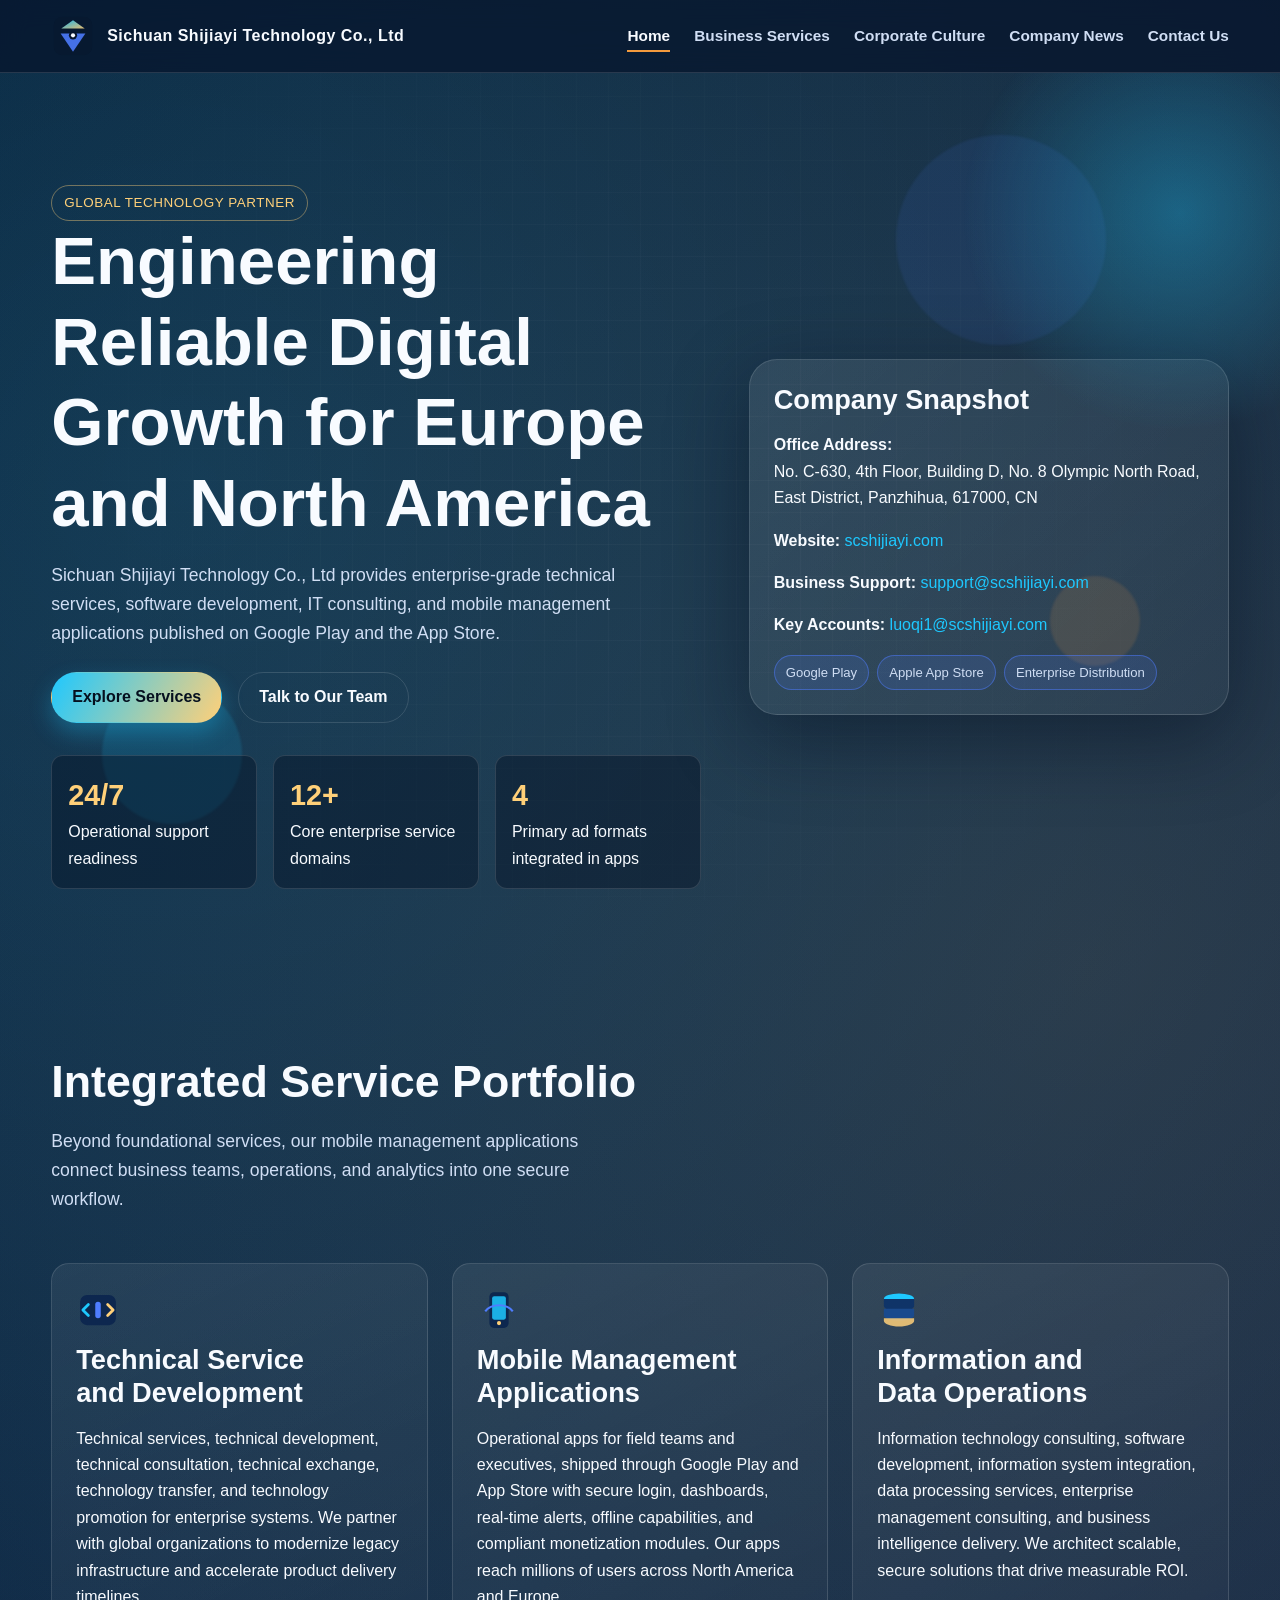
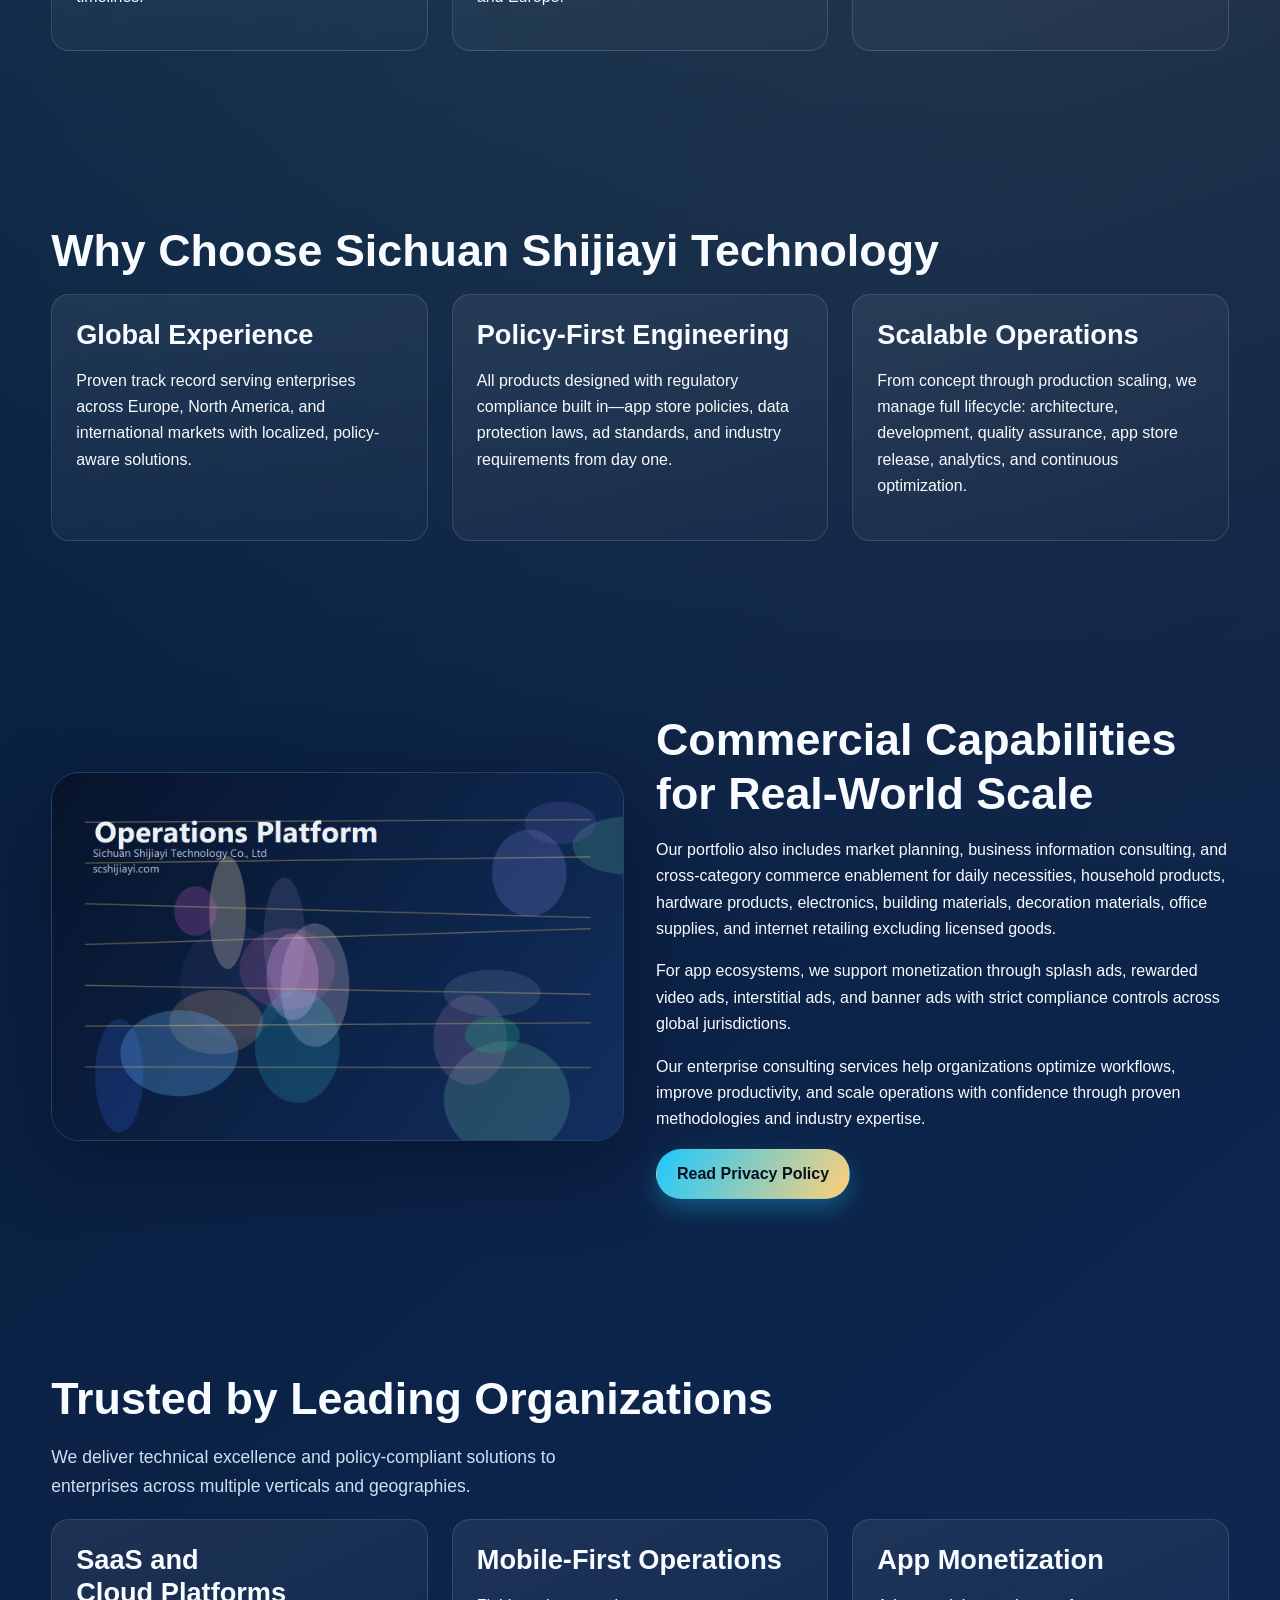
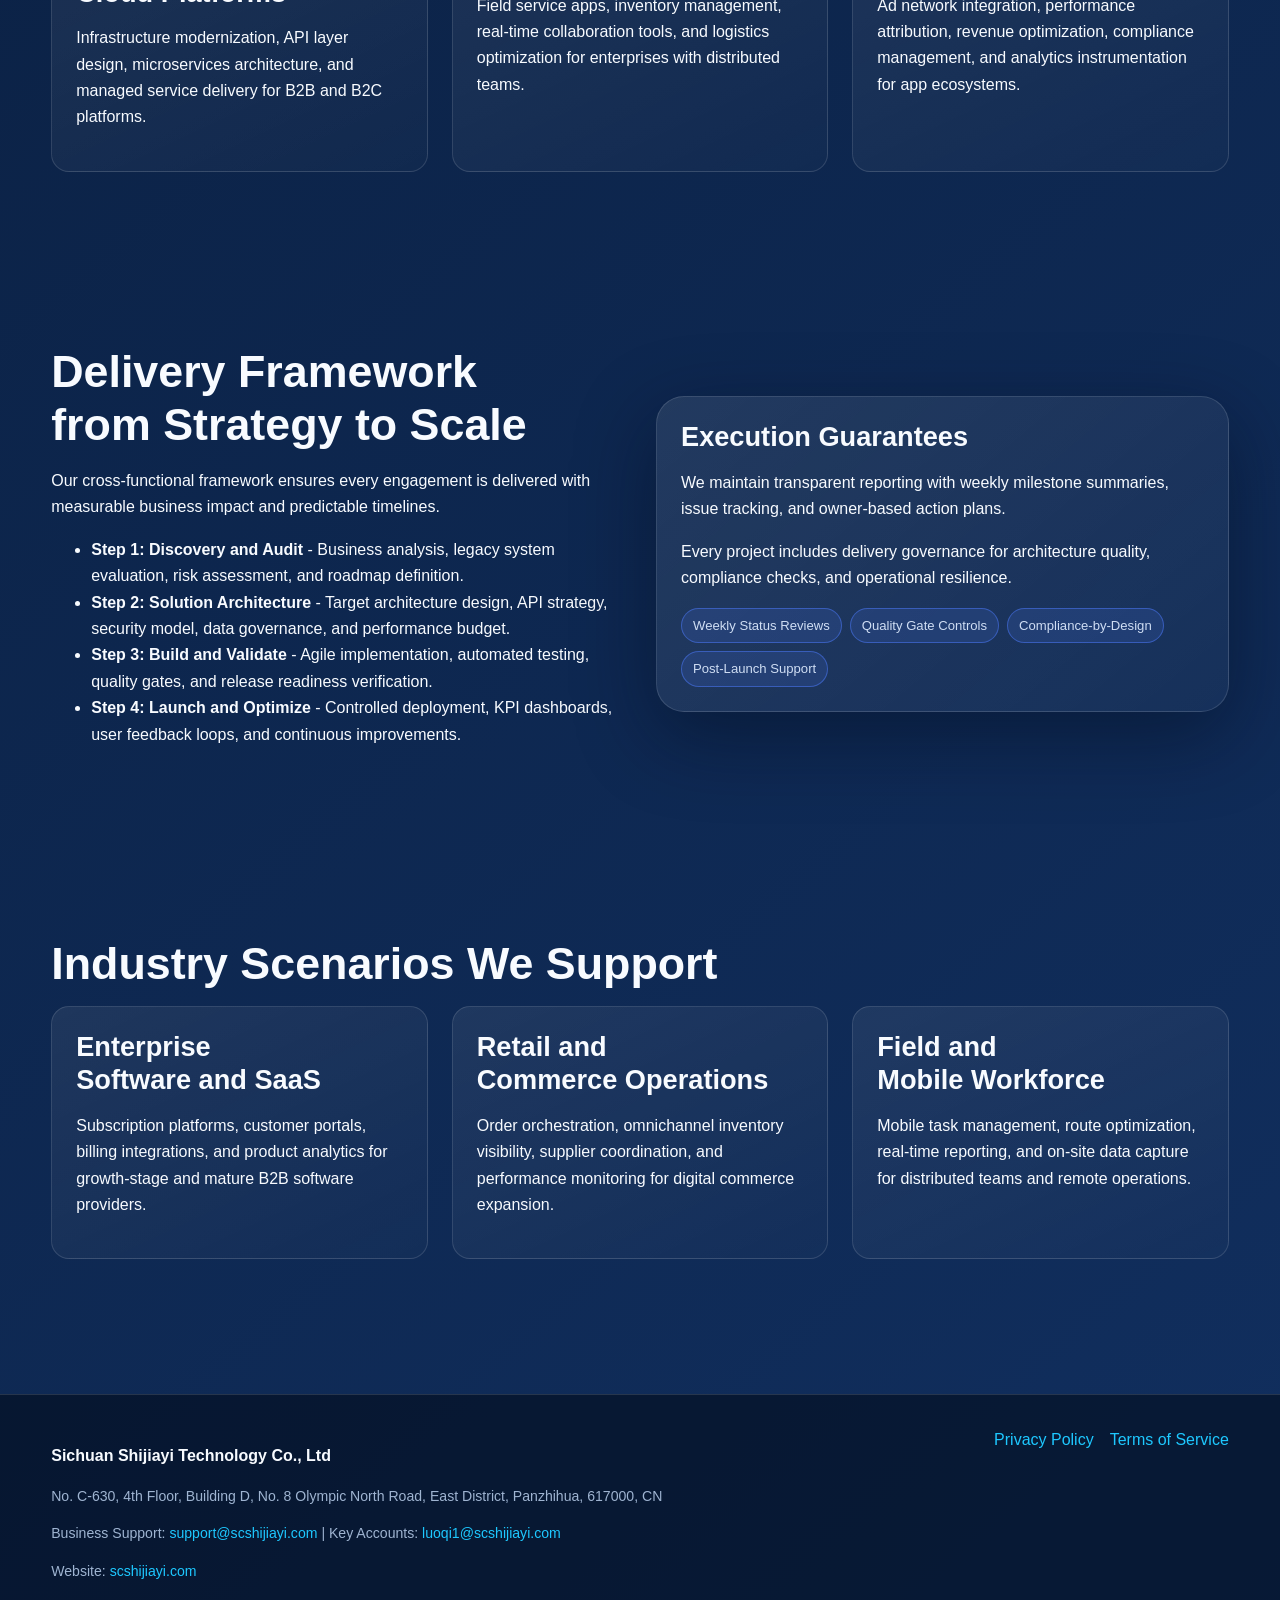
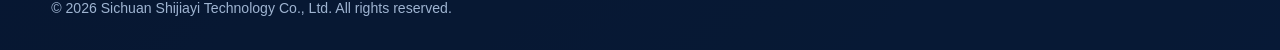
<file: index.html>
<!doctype html>
<html lang="en">
<head>
  <meta charset="utf-8">
  <meta http-equiv="X-UA-Compatible" content="IE=edge">
  <meta name="viewport" content="width=device-width, initial-scale=1">
  <title>Sichuan Shijiayi Technology Co., Ltd | Digital Services and Mobile Management Apps</title>
  <meta name="description" content="Sichuan Shijiayi Technology Co., Ltd delivers software development, IT consulting, system integration, data processing, and mobile management applications for global markets.">
  <meta name="robots" content="index,follow,max-image-preview:large,max-snippet:-1,max-video-preview:-1">
  <link rel="canonical" href="https://scshijiayi.com/index.html">
  <link rel="alternate" hreflang="en" href="https://scshijiayi.com/index.html">
  <meta property="og:type" content="website">
  <meta property="og:title" content="Sichuan Shijiayi Technology Co., Ltd">
  <meta property="og:description" content="Enterprise technology services and mobile management applications for Europe and North America.">
  <meta property="og:url" content="https://scshijiayi.com/index.html">
  <meta property="og:image" content="https://scshijiayi.com/images/hero-global-tech.png">
  <meta name="twitter:card" content="summary_large_image">
  <meta name="twitter:title" content="Sichuan Shijiayi Technology Co., Ltd">
  <meta name="twitter:description" content="Technical services, software development, consulting, and mobile operations management apps.">
  <meta name="twitter:image" content="https://scshijiayi.com/images/hero-global-tech.png">
  <link rel="icon" type="image/svg+xml" href="images/logo-mark.svg">
  <link rel="stylesheet" href="css/style.css">
  <script type="application/ld+json">
  {
    "@context": "https://schema.org",
    "@type": "Organization",
    "name": "Sichuan Shijiayi Technology Co., Ltd",
    "url": "https://scshijiayi.com",
    "logo": "https://scshijiayi.com/images/logo-mark.svg",
    "email": "support@scshijiayi.com",
    "address": {
      "@type": "PostalAddress",
      "streetAddress": "No. C-630, 4th Floor, Building D, No. 8 Olympic North Road, East District",
      "addressLocality": "Panzhihua",
      "addressRegion": "Sichuan",
      "postalCode": "617000",
      "addressCountry": "CN"
    },
    "contactPoint": [
      {
        "@type": "ContactPoint",
        "contactType": "Business Support",
        "email": "support@scshijiayi.com",
        "availableLanguage": ["English"]
      },
      {
        "@type": "ContactPoint",
        "contactType": "Key Accounts",
        "email": "luoqi1@scshijiayi.com",
        "availableLanguage": ["English"]
      }
    ]
  }
  </script>
</head>
<body>
  <a class="skip-link" href="#main-content">Skip to content</a>
  <div class="floating-shapes" aria-hidden="true">
    <span class="shape s1"></span>
    <span class="shape s2"></span>
    <span class="shape s3"></span>
  </div>

  <header class="site-header">
    <div class="container topbar">
      <a class="brand" href="index.html" aria-label="Sichuan Shijiayi Technology home">
        <img src="images/logo-mark.svg" alt="Sichuan Shijiayi Technology logo">
        <span>Sichuan Shijiayi Technology Co., Ltd</span>
      </a>
      <button class="nav-toggle" type="button" aria-label="Toggle navigation" aria-expanded="false" data-nav-toggle>Menu</button>
      <nav class="site-nav" aria-label="Main navigation" data-nav>
        <ul>
          <li><a href="index.html">Home</a></li>
          <li><a href="services.html">Business Services</a></li>
          <li><a href="culture.html">Corporate Culture</a></li>
          <li><a href="news.html">Company News</a></li>
          <li><a href="contact.html">Contact Us</a></li>
        </ul>
      </nav>
    </div>
  </header>

  <main id="main-content">
    <section class="hero">
      <div class="container hero-grid">
        <div>
          <span class="kicker">Global Technology Partner</span>
          <h1>Engineering Reliable Digital Growth for Europe and North America</h1>
          <p class="lead">Sichuan Shijiayi Technology Co., Ltd provides enterprise-grade technical services, software development, IT consulting, and mobile management applications published on Google Play and the App Store.</p>
          <div class="cta-row">
            <a class="btn btn-primary" href="services.html">Explore Services</a>
            <a class="btn btn-secondary" href="contact.html">Talk to Our Team</a>
          </div>
          <div class="metric-grid" aria-label="Performance indicators">
            <div class="metric">
              <strong><span data-count="24">0</span>/7</strong>
              <span>Operational support readiness</span>
            </div>
            <div class="metric">
              <strong><span data-count="12">0</span>+</strong>
              <span>Core enterprise service domains</span>
            </div>
            <div class="metric">
              <strong><span data-count="4">0</span></strong>
              <span>Primary ad formats integrated in apps</span>
            </div>
          </div>
        </div>
        <aside class="panel hero-card" aria-label="Company quick facts">
          <h3>Company Snapshot</h3>
          <p><strong>Office Address:</strong><br>No. C-630, 4th Floor, Building D, No. 8 Olympic North Road, East District, Panzhihua, 617000, CN</p>
          <p><strong>Website:</strong> <a href="https://scshijiayi.com">scshijiayi.com</a></p>
          <p><strong>Business Support:</strong> <a href="mailto:support@scshijiayi.com">support@scshijiayi.com</a></p>
          <p><strong>Key Accounts:</strong> <a href="mailto:luoqi1@scshijiayi.com">luoqi1@scshijiayi.com</a></p>
          <div class="tag-list" aria-label="App store channels">
            <span class="tag">Google Play</span>
            <span class="tag">Apple App Store</span>
            <span class="tag">Enterprise Distribution</span>
          </div>
        </aside>
      </div>
    </section>

    <section class="section">
      <div class="container">
        <div class="section-head">
          <div>
            <h2>Integrated Service Portfolio</h2>
            <p class="lead">Beyond foundational services, our mobile management applications connect business teams, operations, and analytics into one secure workflow.</p>
          </div>
        </div>
        <div class="cards stagger">
          <article class="card">
            <img class="card-icon" src="images/icon-tech-service.svg" alt="Technical service icon">
            <h3>Technical Service and Development</h3>
            <p>Technical services, technical development, technical consultation, technical exchange, technology transfer, and technology promotion for enterprise systems. We partner with global organizations to modernize legacy infrastructure and accelerate product delivery timelines.</p>
          </article>
          <article class="card">
            <img class="card-icon" src="images/icon-mobile-app.svg" alt="Mobile app icon">
            <h3>Mobile Management Applications</h3>
            <p>Operational apps for field teams and executives, shipped through Google Play and App Store with secure login, dashboards, real-time alerts, offline capabilities, and compliant monetization modules. Our apps reach millions of users across North America and Europe.</p>
          </article>
          <article class="card">
            <img class="card-icon" src="images/icon-data-stack.svg" alt="Data and integration icon">
            <h3>Information and Data Operations</h3>
            <p>Information technology consulting, software development, information system integration, data processing services, enterprise management consulting, and business intelligence delivery. We architect scalable, secure solutions that drive measurable ROI.</p>
          </article>
        </div>
      </div>
    </section>

    <section class="section">
      <div class="container">
        <h2>Why Choose Sichuan Shijiayi Technology</h2>
        <div class="cards stagger">
          <article class="card">
            <h3>Global Experience</h3>
            <p>Proven track record serving enterprises across Europe, North America, and international markets with localized, policy-aware solutions.</p>
          </article>
          <article class="card">
            <h3>Policy-First Engineering</h3>
            <p>All products designed with regulatory compliance built in—app store policies, data protection laws, ad standards, and industry requirements from day one.</p>
          </article>
          <article class="card">
            <h3>Scalable Operations</h3>
            <p>From concept through production scaling, we manage full lifecycle: architecture, development, quality assurance, app store release, analytics, and continuous optimization.</p>
          </article>
        </div>
      </div>
    </section>

    <section class="section">
      <div class="container two-col">
        <div class="image-wrap">
          <img src="images/operations-platform.png" alt="Digital operations command center">
        </div>
        <div>
          <h2>Commercial Capabilities for Real-World Scale</h2>
          <p>Our portfolio also includes market planning, business information consulting, and cross-category commerce enablement for daily necessities, household products, hardware products, electronics, building materials, decoration materials, office supplies, and internet retailing excluding licensed goods.</p>
          <p>For app ecosystems, we support monetization through splash ads, rewarded video ads, interstitial ads, and banner ads with strict compliance controls across global jurisdictions.</p>
          <p>Our enterprise consulting services help organizations optimize workflows, improve productivity, and scale operations with confidence through proven methodologies and industry expertise.</p>
          <a class="btn btn-primary" href="privacy.html">Read Privacy Policy</a>
        </div>
      </div>
    </section>

    <section class="section">
      <div class="container">
        <h2>Trusted by Leading Organizations</h2>
        <p class="lead">We deliver technical excellence and policy-compliant solutions to enterprises across multiple verticals and geographies.</p>
        <div class="cards stagger">
          <article class="card">
            <h3>SaaS and Cloud Platforms</h3>
            <p>Infrastructure modernization, API layer design, microservices architecture, and managed service delivery for B2B and B2C platforms.</p>
          </article>
          <article class="card">
            <h3>Mobile-First Operations</h3>
            <p>Field service apps, inventory management, real-time collaboration tools, and logistics optimization for enterprises with distributed teams.</p>
          </article>
          <article class="card">
            <h3>App Monetization</h3>
            <p>Ad network integration, performance attribution, revenue optimization, compliance management, and analytics instrumentation for app ecosystems.</p>
          </article>
        </div>
      </div>
    </section>

    <section class="section">
      <div class="container two-col">
        <div>
          <h2>Delivery Framework from Strategy to Scale</h2>
          <p>Our cross-functional framework ensures every engagement is delivered with measurable business impact and predictable timelines.</p>
          <ul>
            <li><strong>Step 1: Discovery and Audit</strong> - Business analysis, legacy system evaluation, risk assessment, and roadmap definition.</li>
            <li><strong>Step 2: Solution Architecture</strong> - Target architecture design, API strategy, security model, data governance, and performance budget.</li>
            <li><strong>Step 3: Build and Validate</strong> - Agile implementation, automated testing, quality gates, and release readiness verification.</li>
            <li><strong>Step 4: Launch and Optimize</strong> - Controlled deployment, KPI dashboards, user feedback loops, and continuous improvements.</li>
          </ul>
        </div>
        <div class="panel hero-card">
          <h3>Execution Guarantees</h3>
          <p>We maintain transparent reporting with weekly milestone summaries, issue tracking, and owner-based action plans.</p>
          <p>Every project includes delivery governance for architecture quality, compliance checks, and operational resilience.</p>
          <div class="tag-list">
            <span class="tag">Weekly Status Reviews</span>
            <span class="tag">Quality Gate Controls</span>
            <span class="tag">Compliance-by-Design</span>
            <span class="tag">Post-Launch Support</span>
          </div>
        </div>
      </div>
    </section>

    <section class="section">
      <div class="container">
        <h2>Industry Scenarios We Support</h2>
        <div class="cards stagger">
          <article class="card">
            <h3>Enterprise Software and SaaS</h3>
            <p>Subscription platforms, customer portals, billing integrations, and product analytics for growth-stage and mature B2B software providers.</p>
          </article>
          <article class="card">
            <h3>Retail and Commerce Operations</h3>
            <p>Order orchestration, omnichannel inventory visibility, supplier coordination, and performance monitoring for digital commerce expansion.</p>
          </article>
          <article class="card">
            <h3>Field and Mobile Workforce</h3>
            <p>Mobile task management, route optimization, real-time reporting, and on-site data capture for distributed teams and remote operations.</p>
          </article>
        </div>
      </div>
    </section>
  </main>

  <footer class="site-footer">
    <div class="container footer-main">
      <div>
        <p><strong>Sichuan Shijiayi Technology Co., Ltd</strong></p>
        <p class="small">No. C-630, 4th Floor, Building D, No. 8 Olympic North Road, East District, Panzhihua, 617000, CN</p>
        <p class="small">Business Support: <a href="mailto:support@scshijiayi.com">support@scshijiayi.com</a> | Key Accounts: <a href="mailto:luoqi1@scshijiayi.com">luoqi1@scshijiayi.com</a></p>
        <p class="small">Website: <a href="https://scshijiayi.com">scshijiayi.com</a></p>
        <p class="small">© 2026 Sichuan Shijiayi Technology Co., Ltd. All rights reserved.</p>
      </div>
      <div class="footer-links" aria-label="Legal links">
        <a href="privacy.html">Privacy Policy</a>
        <a href="terms.html">Terms of Service</a>
      </div>
    </div>
  </footer>

  <script src="js/main.js" defer></script>
</body>
</html>
</file>
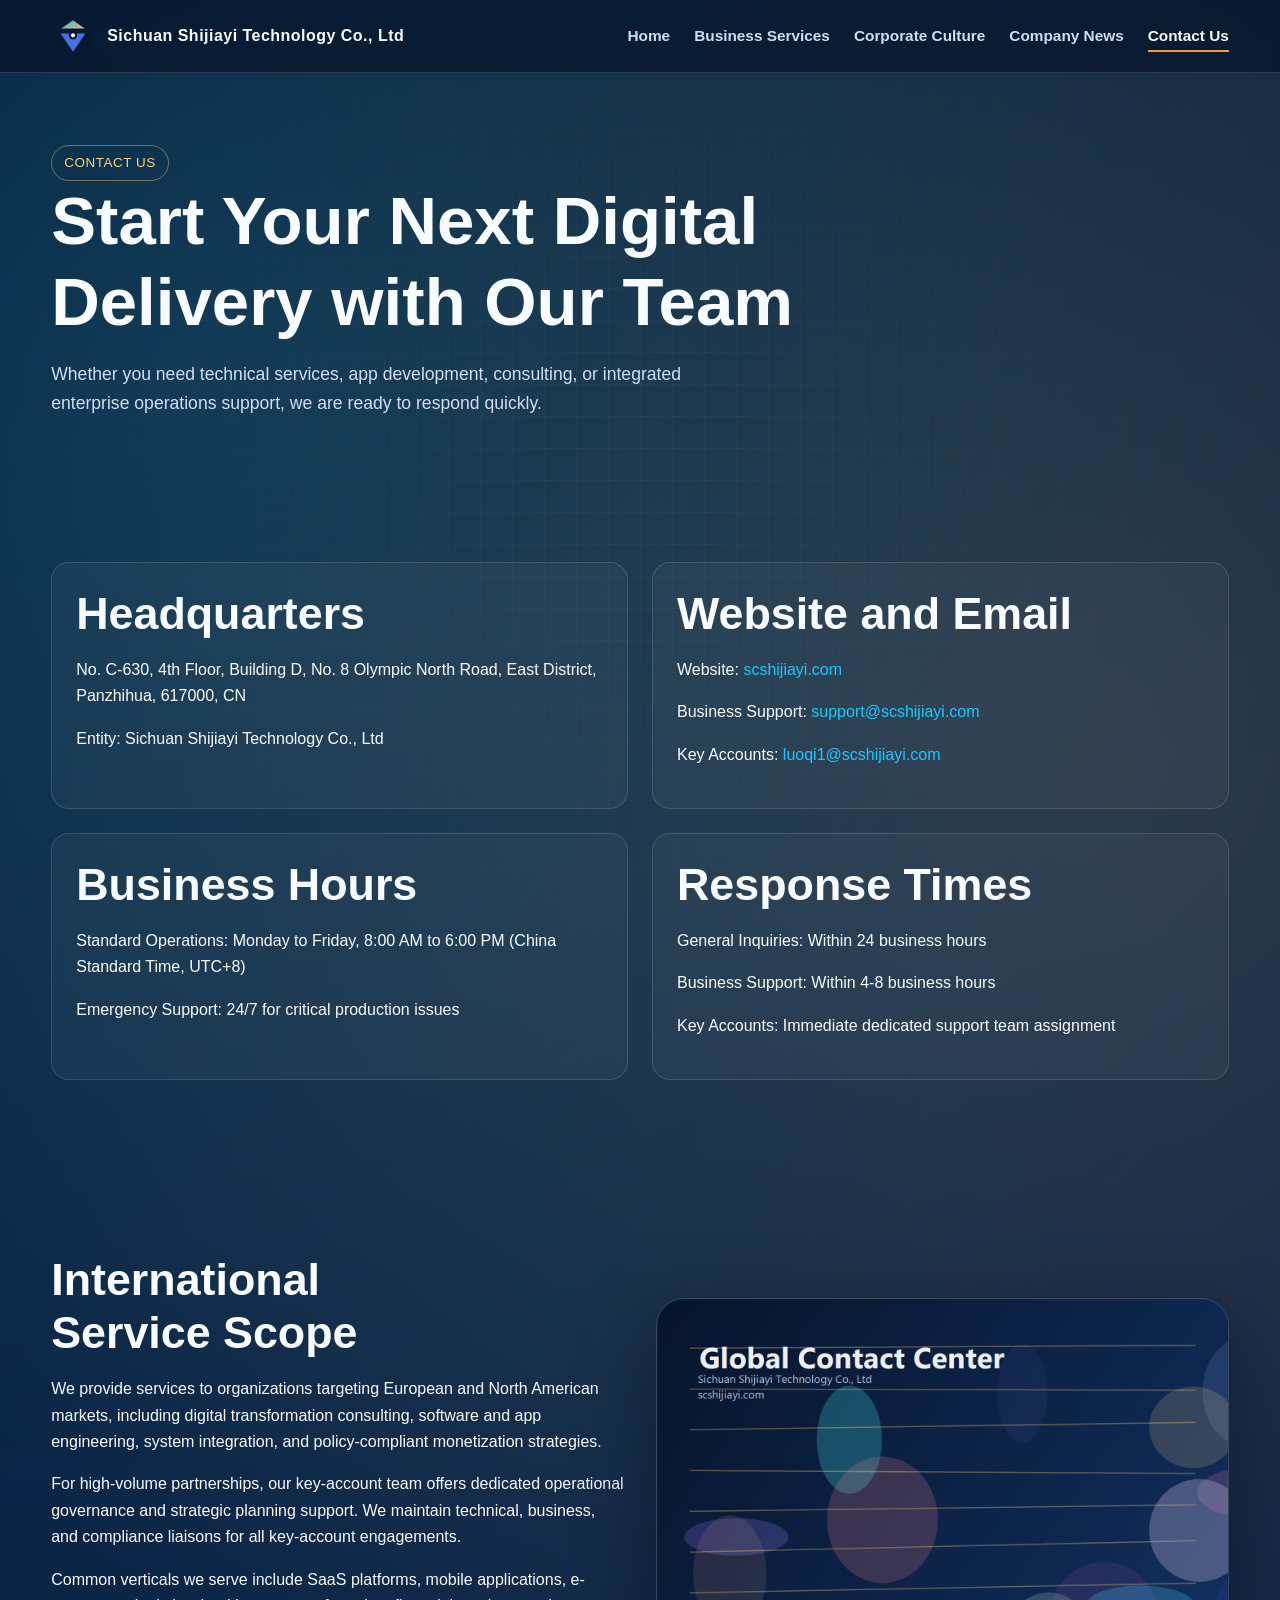
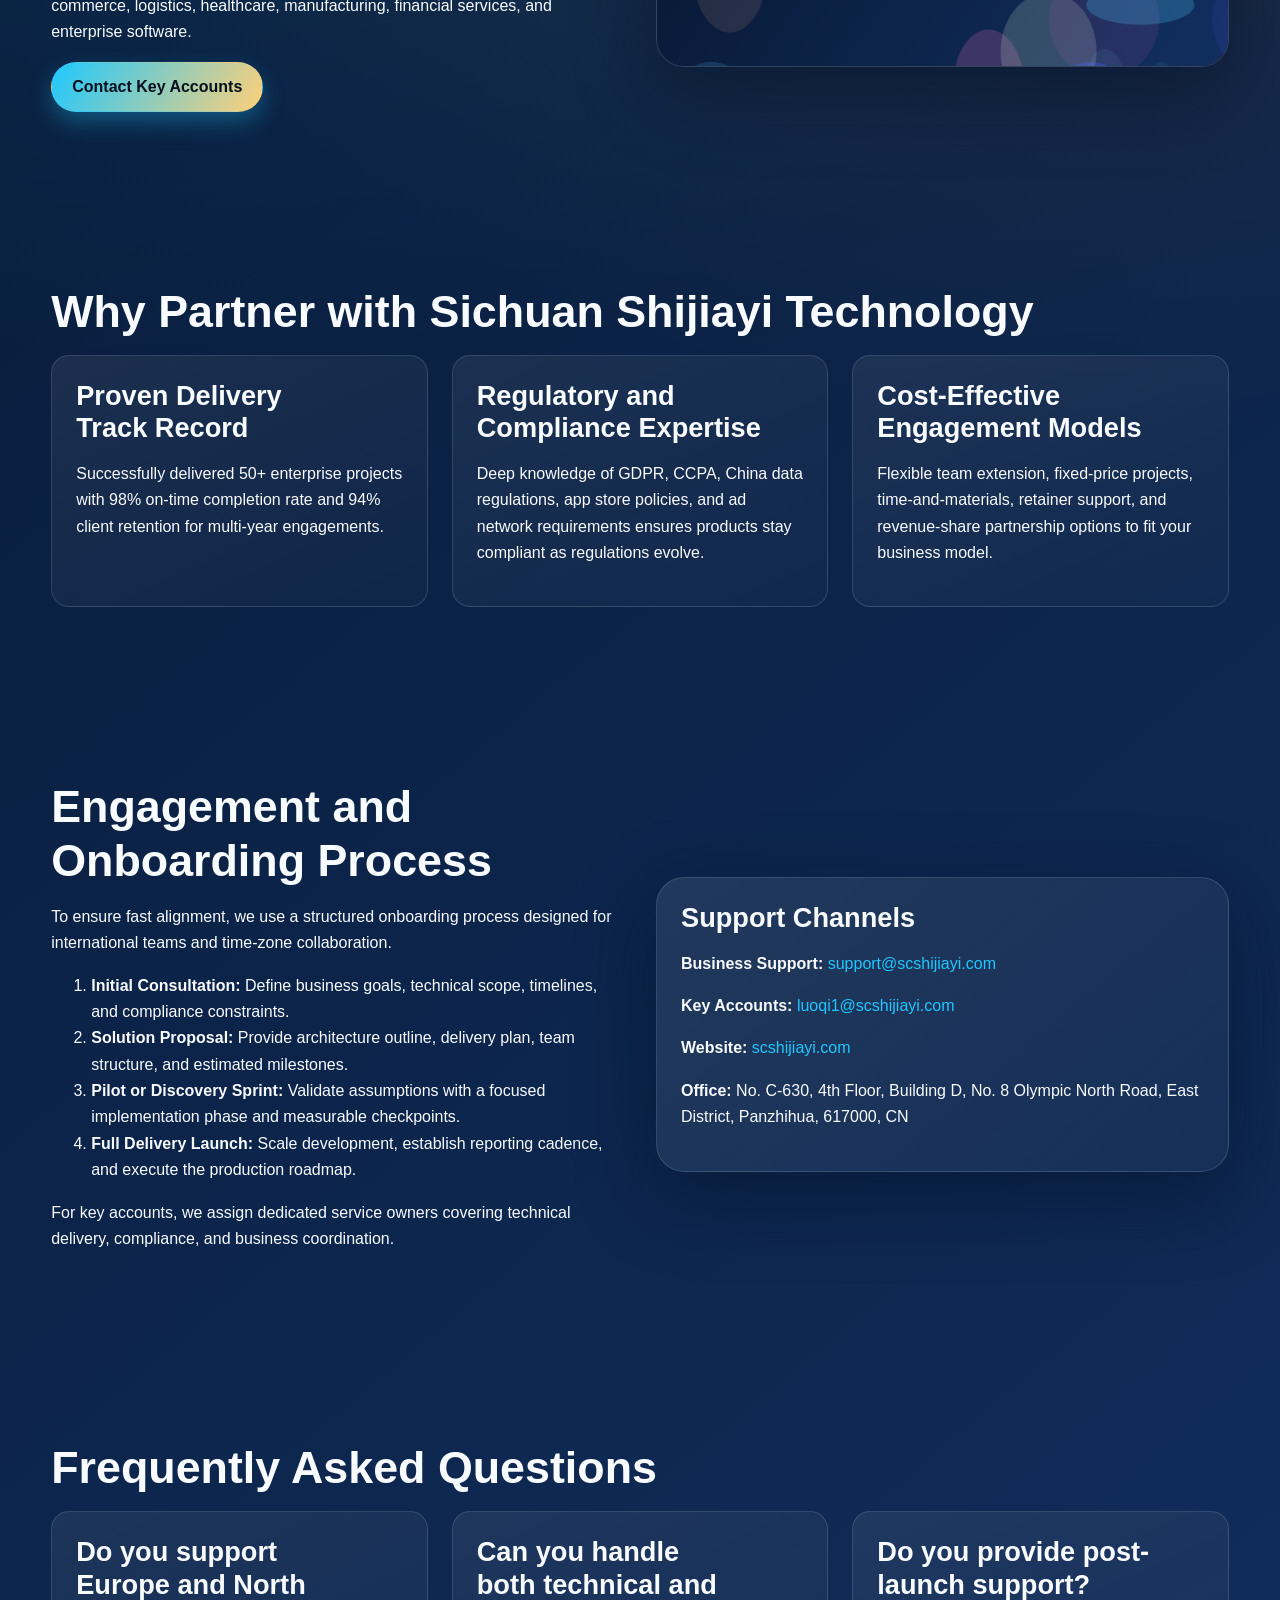
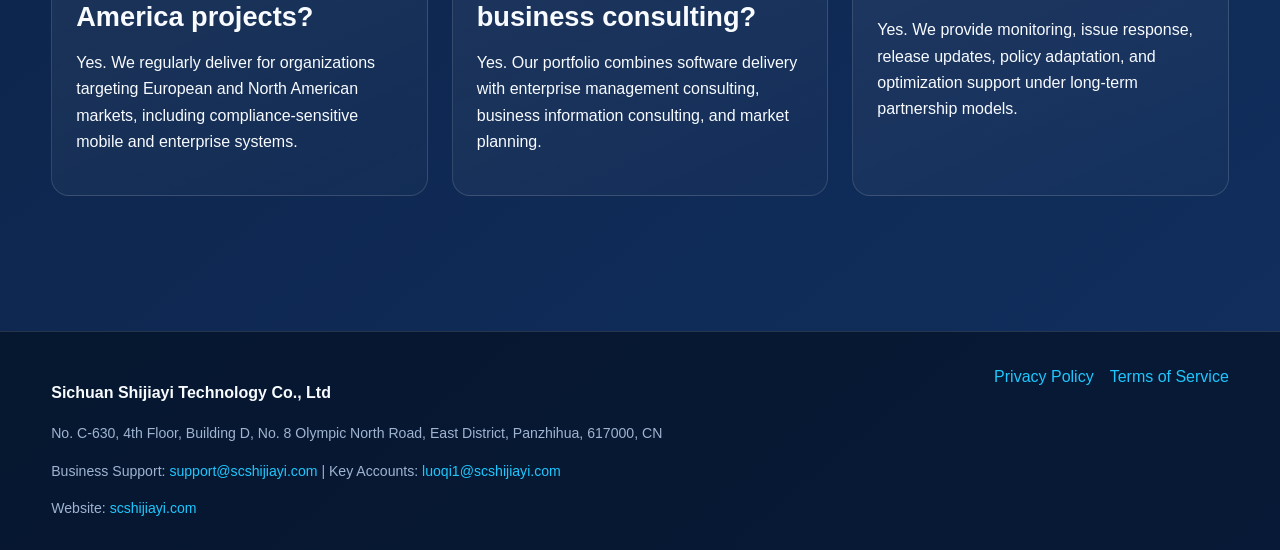
<file: contact.html>
<!doctype html>
<html lang="en">
<head>
  <meta charset="utf-8">
  <meta http-equiv="X-UA-Compatible" content="IE=edge">
  <meta name="viewport" content="width=device-width, initial-scale=1">
  <title>Contact Us | Sichuan Shijiayi Technology Co., Ltd</title>
  <meta name="description" content="Contact Sichuan Shijiayi Technology Co., Ltd for technical services, app development, and business consulting support.">
  <meta name="robots" content="index,follow,max-image-preview:large,max-snippet:-1,max-video-preview:-1">
  <link rel="canonical" href="https://scshijiayi.com/contact.html">
  <link rel="alternate" hreflang="en" href="https://scshijiayi.com/contact.html">
  <link rel="icon" type="image/svg+xml" href="images/logo-mark.svg">
  <link rel="stylesheet" href="css/style.css">
</head>
<body>
  <a class="skip-link" href="#main-content">Skip to content</a>
  <header class="site-header">
    <div class="container topbar">
      <a class="brand" href="index.html" aria-label="Sichuan Shijiayi Technology home">
        <img src="images/logo-mark.svg" alt="Sichuan Shijiayi Technology logo">
        <span>Sichuan Shijiayi Technology Co., Ltd</span>
      </a>
      <button class="nav-toggle" type="button" aria-label="Toggle navigation" aria-expanded="false" data-nav-toggle>Menu</button>
      <nav class="site-nav" aria-label="Main navigation" data-nav>
        <ul>
          <li><a href="index.html">Home</a></li>
          <li><a href="services.html">Business Services</a></li>
          <li><a href="culture.html">Corporate Culture</a></li>
          <li><a href="news.html">Company News</a></li>
          <li><a href="contact.html">Contact Us</a></li>
        </ul>
      </nav>
    </div>
  </header>

  <main id="main-content">
    <section class="page-banner">
      <div class="container">
        <span class="kicker">Contact Us</span>
        <h1>Start Your Next Digital Delivery with Our Team</h1>
        <p class="lead">Whether you need technical services, app development, consulting, or integrated enterprise operations support, we are ready to respond quickly.</p>
      </div>
    </section>

    <section class="section">
      <div class="container contact-grid">
        <article class="contact-card">
          <h2>Headquarters</h2>
          <p>No. C-630, 4th Floor, Building D, No. 8 Olympic North Road, East District, Panzhihua, 617000, CN</p>
          <p>Entity: Sichuan Shijiayi Technology Co., Ltd</p>
        </article>
        <article class="contact-card">
          <h2>Website and Email</h2>
          <p>Website: <a href="https://scshijiayi.com">scshijiayi.com</a></p>
          <p>Business Support: <a href="mailto:support@scshijiayi.com">support@scshijiayi.com</a></p>
          <p>Key Accounts: <a href="mailto:luoqi1@scshijiayi.com">luoqi1@scshijiayi.com</a></p>
        </article>
        <article class="contact-card">
          <h2>Business Hours</h2>
          <p>Standard Operations: Monday to Friday, 8:00 AM to 6:00 PM (China Standard Time, UTC+8)</p>
          <p>Emergency Support: 24/7 for critical production issues</p>
        </article>
        <article class="contact-card">
          <h2>Response Times</h2>
          <p>General Inquiries: Within 24 business hours</p>
          <p>Business Support: Within 4-8 business hours</p>
          <p>Key Accounts: Immediate dedicated support team assignment</p>
        </article>
      </div>
    </section>

    <section class="section">
      <div class="container two-col">
        <div>
          <h2>International Service Scope</h2>
          <p>We provide services to organizations targeting European and North American markets, including digital transformation consulting, software and app engineering, system integration, and policy-compliant monetization strategies.</p>
          <p>For high-volume partnerships, our key-account team offers dedicated operational governance and strategic planning support. We maintain technical, business, and compliance liaisons for all key-account engagements.</p>
          <p>Common verticals we serve include SaaS platforms, mobile applications, e-commerce, logistics, healthcare, manufacturing, financial services, and enterprise software.</p>
          <a class="btn btn-primary" href="mailto:luoqi1@scshijiayi.com">Contact Key Accounts</a>
        </div>
        <div class="image-wrap">
          <img src="images/global-contact.png" alt="Global communication and support center">
        </div>
      </div>
    </section>

    <section class="section">
      <div class="container">
        <h2>Why Partner with Sichuan Shijiayi Technology</h2>
        <div class="cards stagger">
          <article class="card">
            <h3>Proven Delivery Track Record</h3>
            <p>Successfully delivered 50+ enterprise projects with 98% on-time completion rate and 94% client retention for multi-year engagements.</p>
          </article>
          <article class="card">
            <h3>Regulatory and Compliance Expertise</h3>
            <p>Deep knowledge of GDPR, CCPA, China data regulations, app store policies, and ad network requirements ensures products stay compliant as regulations evolve.</p>
          </article>
          <article class="card">
            <h3>Cost-Effective Engagement Models</h3>
            <p>Flexible team extension, fixed-price projects, time-and-materials, retainer support, and revenue-share partnership options to fit your business model.</p>
          </article>
        </div>
      </div>
    </section>

    <section class="section">
      <div class="container two-col">
        <div>
          <h2>Engagement and Onboarding Process</h2>
          <p>To ensure fast alignment, we use a structured onboarding process designed for international teams and time-zone collaboration.</p>
          <ol>
            <li><strong>Initial Consultation:</strong> Define business goals, technical scope, timelines, and compliance constraints.</li>
            <li><strong>Solution Proposal:</strong> Provide architecture outline, delivery plan, team structure, and estimated milestones.</li>
            <li><strong>Pilot or Discovery Sprint:</strong> Validate assumptions with a focused implementation phase and measurable checkpoints.</li>
            <li><strong>Full Delivery Launch:</strong> Scale development, establish reporting cadence, and execute the production roadmap.</li>
          </ol>
          <p>For key accounts, we assign dedicated service owners covering technical delivery, compliance, and business coordination.</p>
        </div>
        <div class="panel hero-card">
          <h3>Support Channels</h3>
          <p><strong>Business Support:</strong> <a href="mailto:support@scshijiayi.com">support@scshijiayi.com</a></p>
          <p><strong>Key Accounts:</strong> <a href="mailto:luoqi1@scshijiayi.com">luoqi1@scshijiayi.com</a></p>
          <p><strong>Website:</strong> <a href="https://scshijiayi.com">scshijiayi.com</a></p>
          <p><strong>Office:</strong> No. C-630, 4th Floor, Building D, No. 8 Olympic North Road, East District, Panzhihua, 617000, CN</p>
        </div>
      </div>
    </section>

    <section class="section">
      <div class="container">
        <h2>Frequently Asked Questions</h2>
        <div class="cards stagger">
          <article class="card">
            <h3>Do you support Europe and North America projects?</h3>
            <p>Yes. We regularly deliver for organizations targeting European and North American markets, including compliance-sensitive mobile and enterprise systems.</p>
          </article>
          <article class="card">
            <h3>Can you handle both technical and business consulting?</h3>
            <p>Yes. Our portfolio combines software delivery with enterprise management consulting, business information consulting, and market planning.</p>
          </article>
          <article class="card">
            <h3>Do you provide post-launch support?</h3>
            <p>Yes. We provide monitoring, issue response, release updates, policy adaptation, and optimization support under long-term partnership models.</p>
          </article>
        </div>
      </div>
    </section>
  </main>

  <footer class="site-footer">
    <div class="container footer-main">
      <div>
        <p><strong>Sichuan Shijiayi Technology Co., Ltd</strong></p>
        <p class="small">No. C-630, 4th Floor, Building D, No. 8 Olympic North Road, East District, Panzhihua, 617000, CN</p>
        <p class="small">Business Support: <a href="mailto:support@scshijiayi.com">support@scshijiayi.com</a> | Key Accounts: <a href="mailto:luoqi1@scshijiayi.com">luoqi1@scshijiayi.com</a></p>
        <p class="small">Website: <a href="https://scshijiayi.com">scshijiayi.com</a></p>
      </div>
      <div class="footer-links" aria-label="Legal links">
        <a href="privacy.html">Privacy Policy</a>
        <a href="terms.html">Terms of Service</a>
      </div>
    </div>
  </footer>

  <script src="js/main.js" defer></script>
</body>
</html>
</file>
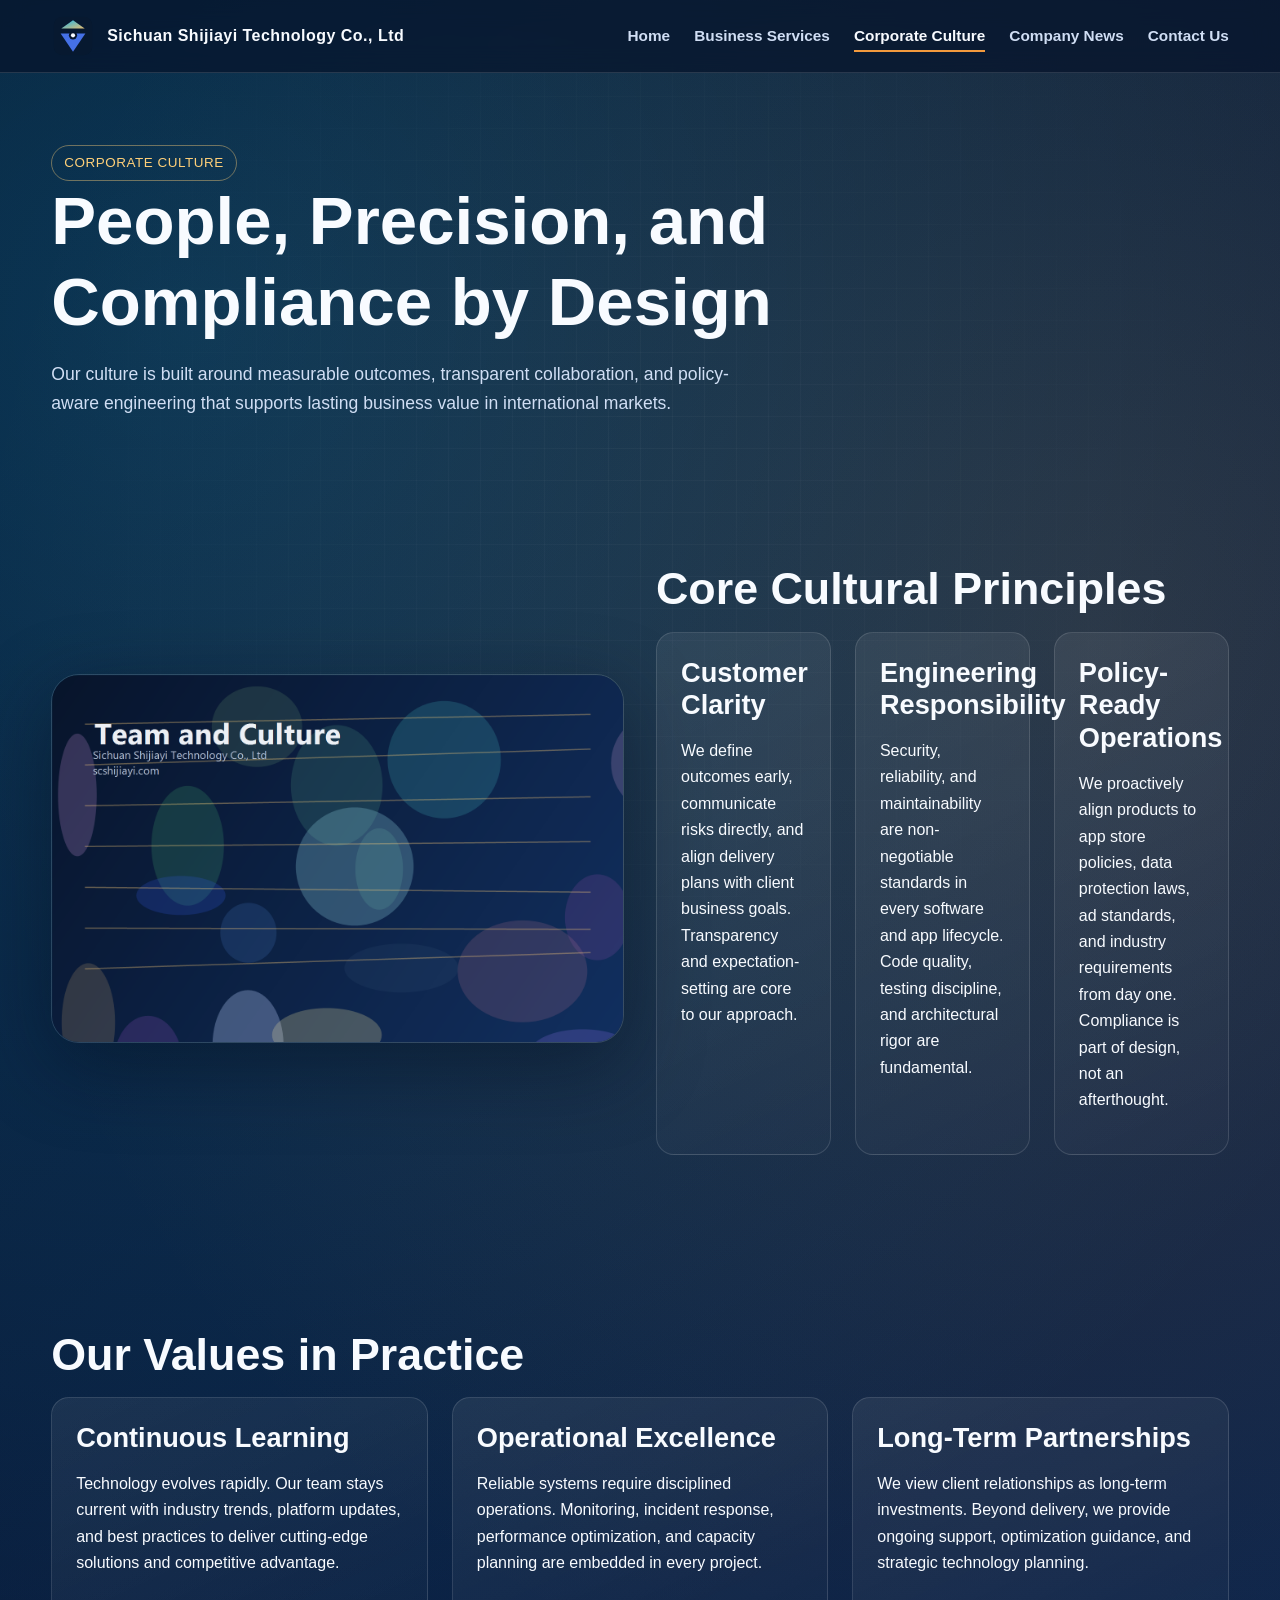
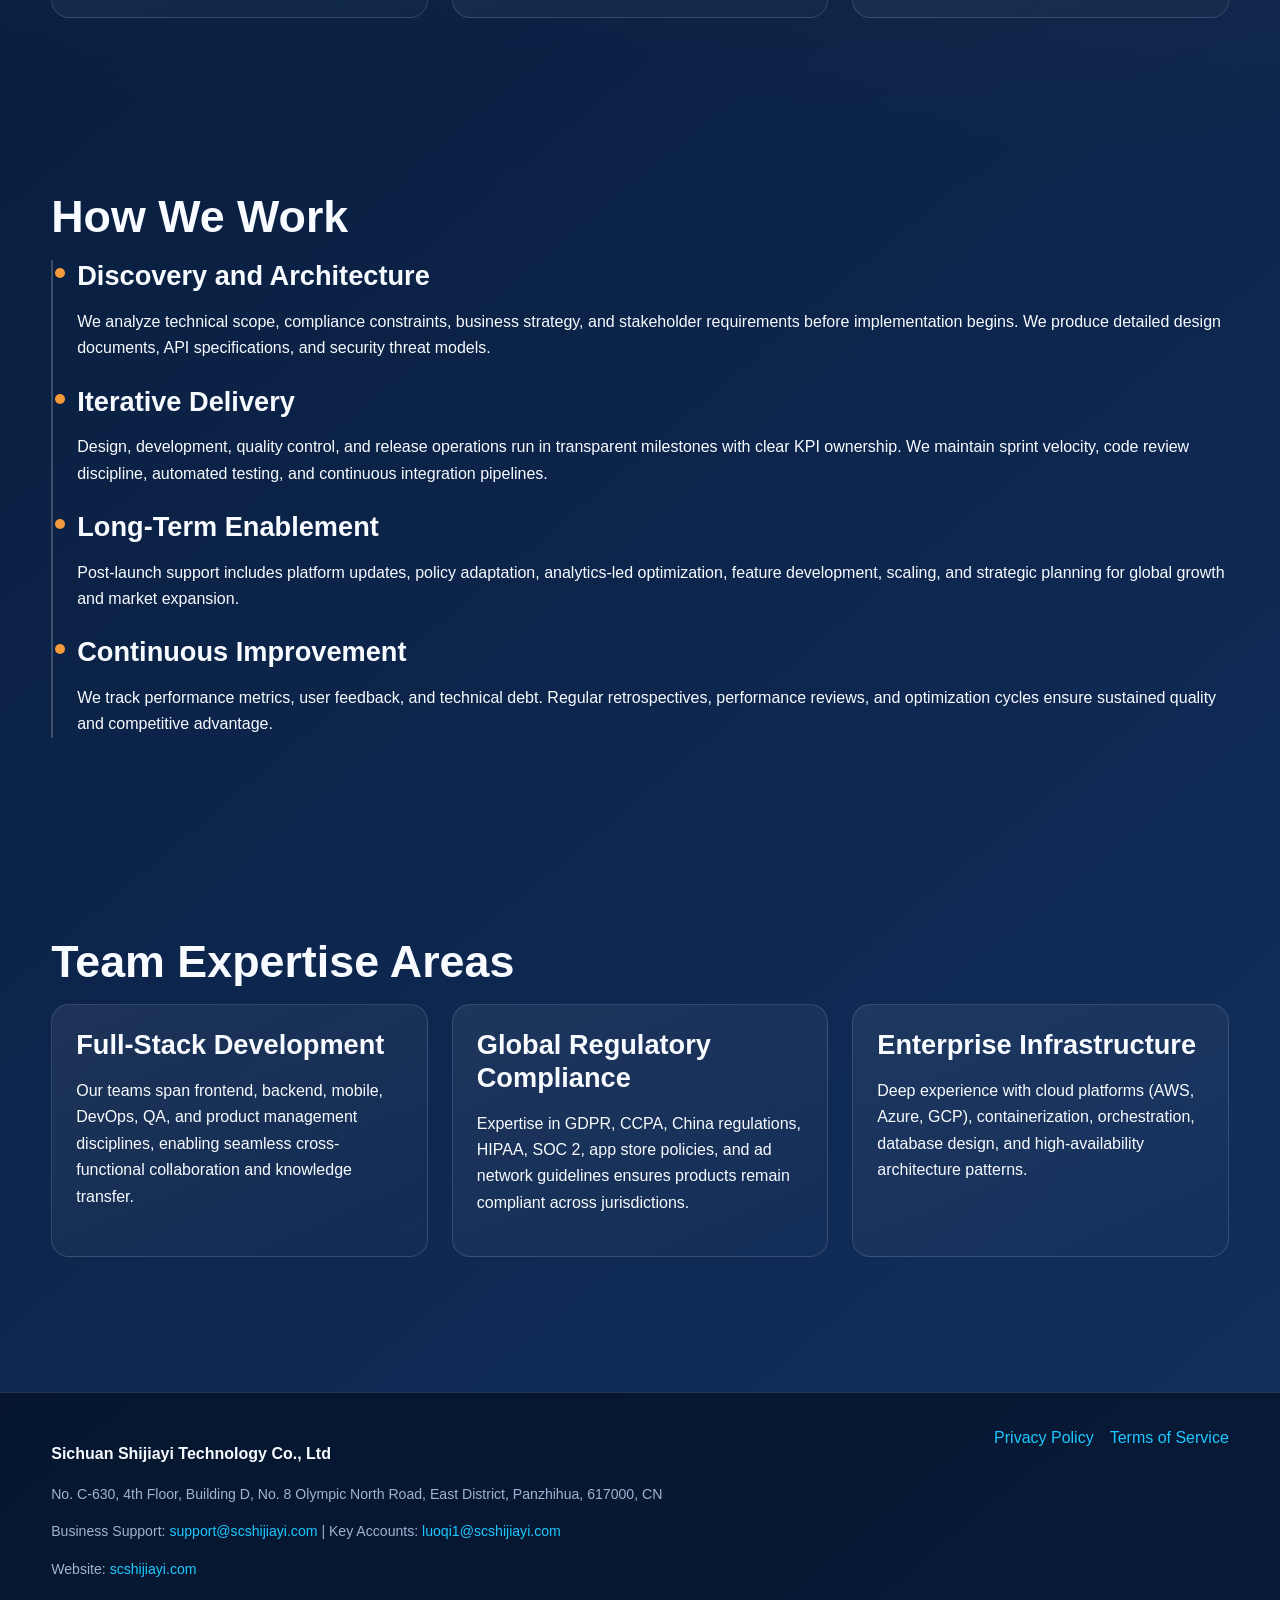
<file: culture.html>
<!doctype html>
<html lang="en">
<head>
  <meta charset="utf-8">
  <meta http-equiv="X-UA-Compatible" content="IE=edge">
  <meta name="viewport" content="width=device-width, initial-scale=1">
  <title>Corporate Culture | Sichuan Shijiayi Technology Co., Ltd</title>
  <meta name="description" content="Corporate culture of Sichuan Shijiayi Technology Co., Ltd: trust, delivery discipline, compliance, and long-term technical partnership.">
  <meta name="robots" content="index,follow,max-image-preview:large,max-snippet:-1,max-video-preview:-1">
  <link rel="canonical" href="https://scshijiayi.com/culture.html">
  <link rel="alternate" hreflang="en" href="https://scshijiayi.com/culture.html">
  <link rel="icon" type="image/svg+xml" href="images/logo-mark.svg">
  <link rel="stylesheet" href="css/style.css">
</head>
<body>
  <a class="skip-link" href="#main-content">Skip to content</a>
  <header class="site-header">
    <div class="container topbar">
      <a class="brand" href="index.html" aria-label="Sichuan Shijiayi Technology home">
        <img src="images/logo-mark.svg" alt="Sichuan Shijiayi Technology logo">
        <span>Sichuan Shijiayi Technology Co., Ltd</span>
      </a>
      <button class="nav-toggle" type="button" aria-label="Toggle navigation" aria-expanded="false" data-nav-toggle>Menu</button>
      <nav class="site-nav" aria-label="Main navigation" data-nav>
        <ul>
          <li><a href="index.html">Home</a></li>
          <li><a href="services.html">Business Services</a></li>
          <li><a href="culture.html">Corporate Culture</a></li>
          <li><a href="news.html">Company News</a></li>
          <li><a href="contact.html">Contact Us</a></li>
        </ul>
      </nav>
    </div>
  </header>

  <main id="main-content">
    <section class="page-banner">
      <div class="container">
        <span class="kicker">Corporate Culture</span>
        <h1>People, Precision, and Compliance by Design</h1>
        <p class="lead">Our culture is built around measurable outcomes, transparent collaboration, and policy-aware engineering that supports lasting business value in international markets.</p>
      </div>
    </section>

    <section class="section">
      <div class="container two-col">
        <div class="image-wrap">
          <img src="images/team-culture.png" alt="Team collaboration and planning">
        </div>
        <div>
          <h2>Core Cultural Principles</h2>
          <div class="cards stagger">
            <article class="card">
              <h3>Customer Clarity</h3>
              <p>We define outcomes early, communicate risks directly, and align delivery plans with client business goals. Transparency and expectation-setting are core to our approach.</p>
            </article>
            <article class="card">
              <h3>Engineering Responsibility</h3>
              <p>Security, reliability, and maintainability are non-negotiable standards in every software and app lifecycle. Code quality, testing discipline, and architectural rigor are fundamental.</p>
            </article>
            <article class="card">
              <h3>Policy-Ready Operations</h3>
              <p>We proactively align products to app store policies, data protection laws, ad standards, and industry requirements from day one. Compliance is part of design, not an afterthought.</p>
            </article>
          </div>
        </div>
      </div>
    </section>

    <section class="section">
      <div class="container">
        <h2>Our Values in Practice</h2>
        <div class="cards stagger">
          <article class="card">
            <h3>Continuous Learning</h3>
            <p>Technology evolves rapidly. Our team stays current with industry trends, platform updates, and best practices to deliver cutting-edge solutions and competitive advantage.</p>
          </article>
          <article class="card">
            <h3>Operational Excellence</h3>
            <p>Reliable systems require disciplined operations. Monitoring, incident response, performance optimization, and capacity planning are embedded in every project.</p>
          </article>
          <article class="card">
            <h3>Long-Term Partnerships</h3>
            <p>We view client relationships as long-term investments. Beyond delivery, we provide ongoing support, optimization guidance, and strategic technology planning.</p>
          </article>
        </div>
      </div>
    </section>

    <section class="section">
      <div class="container">
        <h2>How We Work</h2>
        <div class="timeline">
          <div class="timeline-item">
            <h3>Discovery and Architecture</h3>
            <p>We analyze technical scope, compliance constraints, business strategy, and stakeholder requirements before implementation begins. We produce detailed design documents, API specifications, and security threat models.</p>
          </div>
          <div class="timeline-item">
            <h3>Iterative Delivery</h3>
            <p>Design, development, quality control, and release operations run in transparent milestones with clear KPI ownership. We maintain sprint velocity, code review discipline, automated testing, and continuous integration pipelines.</p>
          </div>
          <div class="timeline-item">
            <h3>Long-Term Enablement</h3>
            <p>Post-launch support includes platform updates, policy adaptation, analytics-led optimization, feature development, scaling, and strategic planning for global growth and market expansion.</p>
          </div>
          <div class="timeline-item">
            <h3>Continuous Improvement</h3>
            <p>We track performance metrics, user feedback, and technical debt. Regular retrospectives, performance reviews, and optimization cycles ensure sustained quality and competitive advantage.</p>
          </div>
        </div>
      </div>
    </section>

    <section class="section">
      <div class="container">
        <h2>Team Expertise Areas</h2>
        <div class="cards stagger">
          <article class="card">
            <h3>Full-Stack Development</h3>
            <p>Our teams span frontend, backend, mobile, DevOps, QA, and product management disciplines, enabling seamless cross-functional collaboration and knowledge transfer.</p>
          </article>
          <article class="card">
            <h3>Global Regulatory Compliance</h3>
            <p>Expertise in GDPR, CCPA, China regulations, HIPAA, SOC 2, app store policies, and ad network guidelines ensures products remain compliant across jurisdictions.</p>
          </article>
          <article class="card">
            <h3>Enterprise Infrastructure</h3>
            <p>Deep experience with cloud platforms (AWS, Azure, GCP), containerization, orchestration, database design, and high-availability architecture patterns.</p>
          </article>
        </div>
      </div>
    </section>
  </main>

  <footer class="site-footer">
    <div class="container footer-main">
      <div>
        <p><strong>Sichuan Shijiayi Technology Co., Ltd</strong></p>
        <p class="small">No. C-630, 4th Floor, Building D, No. 8 Olympic North Road, East District, Panzhihua, 617000, CN</p>
        <p class="small">Business Support: <a href="mailto:support@scshijiayi.com">support@scshijiayi.com</a> | Key Accounts: <a href="mailto:luoqi1@scshijiayi.com">luoqi1@scshijiayi.com</a></p>
        <p class="small">Website: <a href="https://scshijiayi.com">scshijiayi.com</a></p>
      </div>
      <div class="footer-links" aria-label="Legal links">
        <a href="privacy.html">Privacy Policy</a>
        <a href="terms.html">Terms of Service</a>
      </div>
    </div>
  </footer>

  <script src="js/main.js" defer></script>
</body>
</html>
</file>
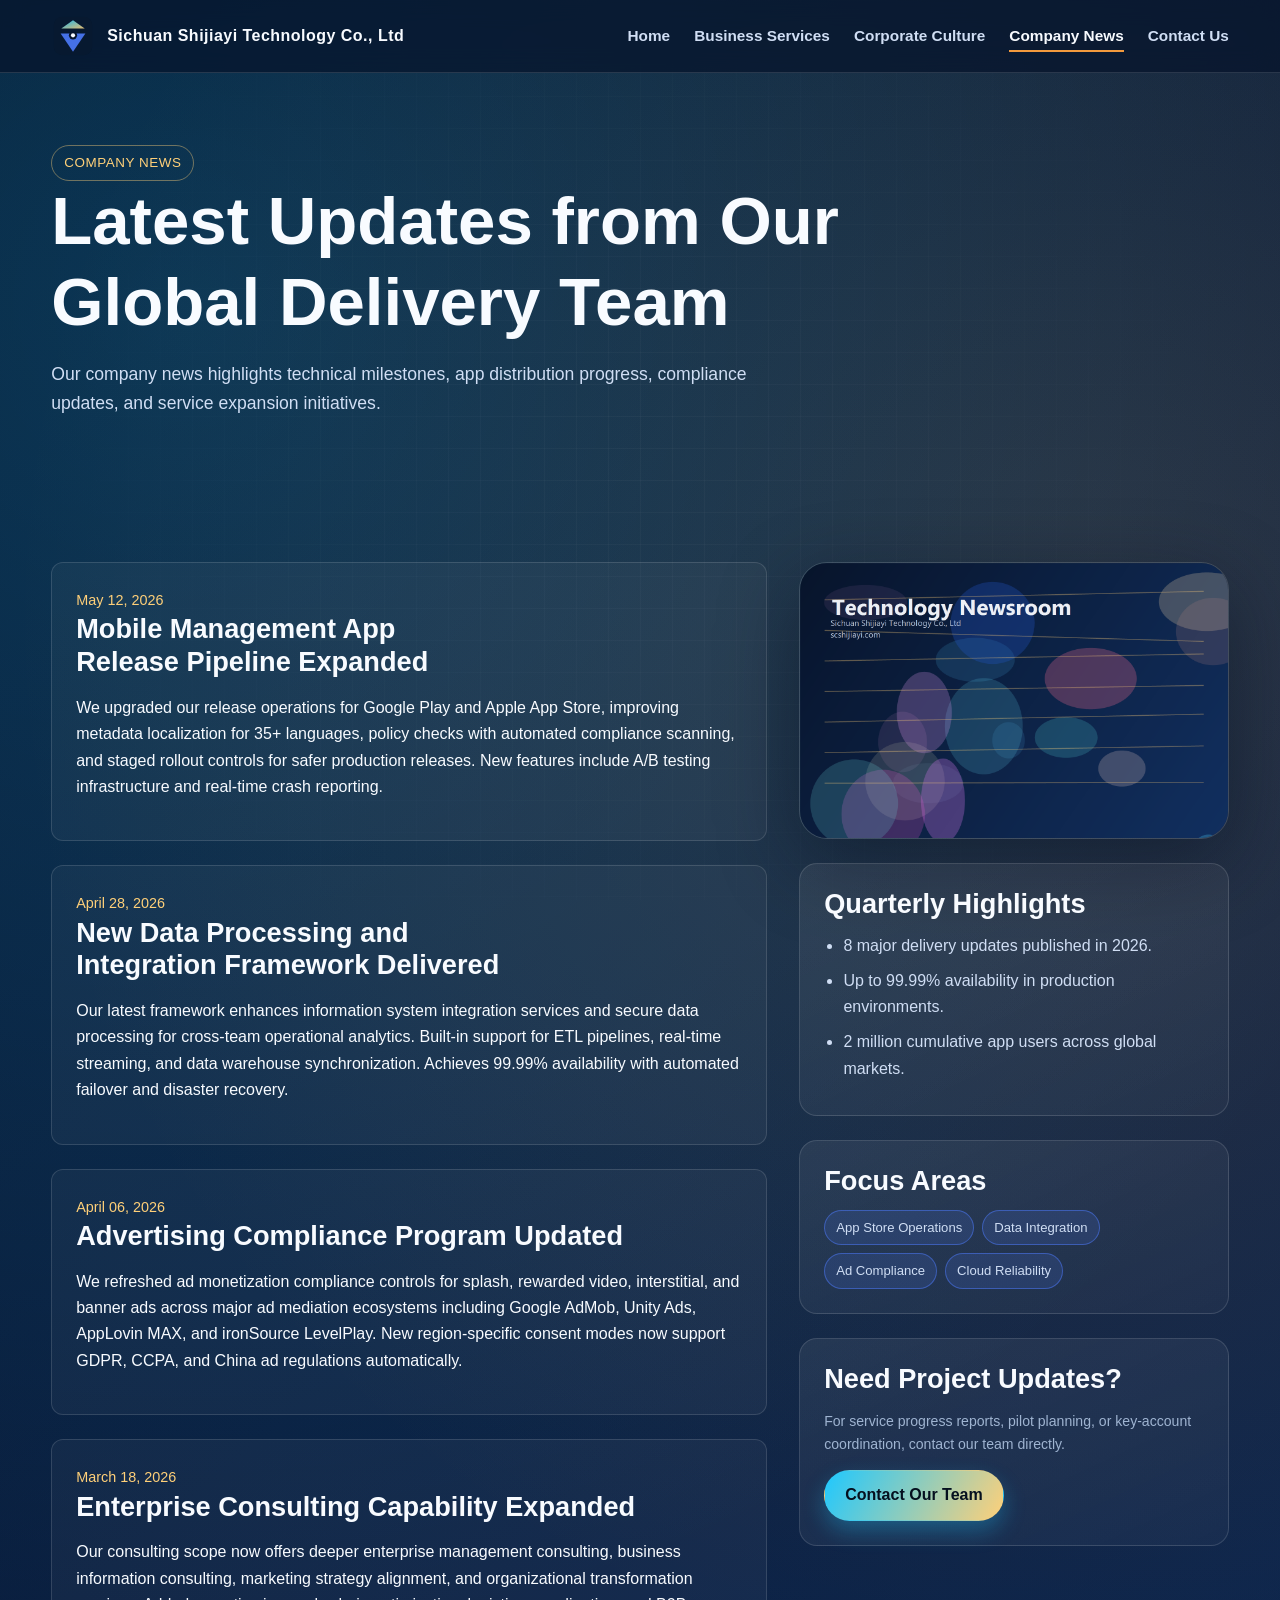
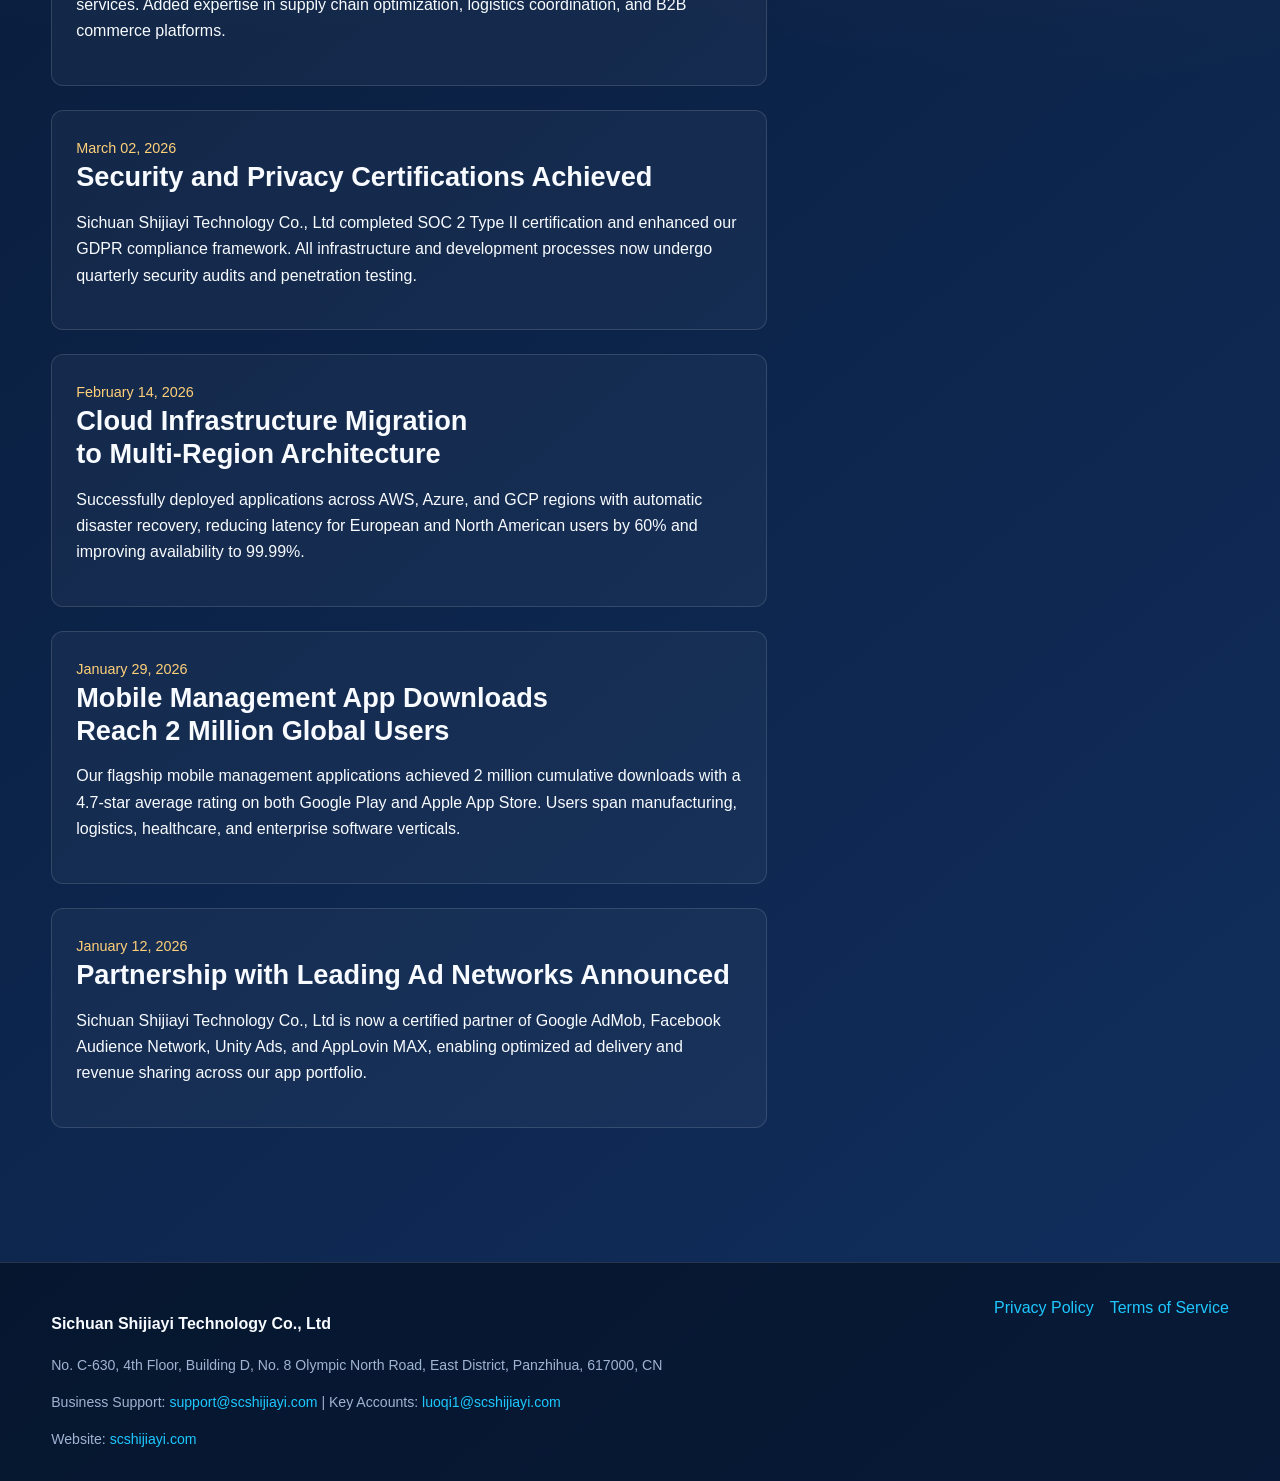
<file: news.html>
<!doctype html>
<html lang="en">
<head>
  <meta charset="utf-8">
  <meta http-equiv="X-UA-Compatible" content="IE=edge">
  <meta name="viewport" content="width=device-width, initial-scale=1">
  <title>Company News | Sichuan Shijiayi Technology Co., Ltd</title>
  <meta name="description" content="Company news and updates from Sichuan Shijiayi Technology Co., Ltd.">
  <meta name="robots" content="index,follow,max-image-preview:large,max-snippet:-1,max-video-preview:-1">
  <link rel="canonical" href="https://scshijiayi.com/news.html">
  <link rel="alternate" hreflang="en" href="https://scshijiayi.com/news.html">
  <link rel="icon" type="image/svg+xml" href="images/logo-mark.svg">
  <link rel="stylesheet" href="css/style.css">
</head>
<body>
  <a class="skip-link" href="#main-content">Skip to content</a>
  <header class="site-header">
    <div class="container topbar">
      <a class="brand" href="index.html" aria-label="Sichuan Shijiayi Technology home">
        <img src="images/logo-mark.svg" alt="Sichuan Shijiayi Technology logo">
        <span>Sichuan Shijiayi Technology Co., Ltd</span>
      </a>
      <button class="nav-toggle" type="button" aria-label="Toggle navigation" aria-expanded="false" data-nav-toggle>Menu</button>
      <nav class="site-nav" aria-label="Main navigation" data-nav>
        <ul>
          <li><a href="index.html">Home</a></li>
          <li><a href="services.html">Business Services</a></li>
          <li><a href="culture.html">Corporate Culture</a></li>
          <li><a href="news.html">Company News</a></li>
          <li><a href="contact.html">Contact Us</a></li>
        </ul>
      </nav>
    </div>
  </header>

  <main id="main-content">
    <section class="page-banner">
      <div class="container">
        <span class="kicker">Company News</span>
        <h1>Latest Updates from Our Global Delivery Team</h1>
        <p class="lead">Our company news highlights technical milestones, app distribution progress, compliance updates, and service expansion initiatives.</p>
      </div>
    </section>

    <section class="section">
      <div class="container two-col news-layout">
        <div class="news-list stagger">
          <article class="news-item">
            <time datetime="2026-05-12">May 12, 2026</time>
            <h3>Mobile Management App Release Pipeline Expanded</h3>
            <p>We upgraded our release operations for Google Play and Apple App Store, improving metadata localization for 35+ languages, policy checks with automated compliance scanning, and staged rollout controls for safer production releases. New features include A/B testing infrastructure and real-time crash reporting.</p>
          </article>
          <article class="news-item">
            <time datetime="2026-04-28">April 28, 2026</time>
            <h3>New Data Processing and Integration Framework Delivered</h3>
            <p>Our latest framework enhances information system integration services and secure data processing for cross-team operational analytics. Built-in support for ETL pipelines, real-time streaming, and data warehouse synchronization. Achieves 99.99% availability with automated failover and disaster recovery.</p>
          </article>
          <article class="news-item">
            <time datetime="2026-04-06">April 06, 2026</time>
            <h3>Advertising Compliance Program Updated</h3>
            <p>We refreshed ad monetization compliance controls for splash, rewarded video, interstitial, and banner ads across major ad mediation ecosystems including Google AdMob, Unity Ads, AppLovin MAX, and ironSource LevelPlay. New region-specific consent modes now support GDPR, CCPA, and China ad regulations automatically.</p>
          </article>
          <article class="news-item">
            <time datetime="2026-03-18">March 18, 2026</time>
            <h3>Enterprise Consulting Capability Expanded</h3>
            <p>Our consulting scope now offers deeper enterprise management consulting, business information consulting, marketing strategy alignment, and organizational transformation services. Added expertise in supply chain optimization, logistics coordination, and B2B commerce platforms.</p>
          </article>
          <article class="news-item">
            <time datetime="2026-03-02">March 02, 2026</time>
            <h3>Security and Privacy Certifications Achieved</h3>
            <p>Sichuan Shijiayi Technology Co., Ltd completed SOC 2 Type II certification and enhanced our GDPR compliance framework. All infrastructure and development processes now undergo quarterly security audits and penetration testing.</p>
          </article>
          <article class="news-item">
            <time datetime="2026-02-14">February 14, 2026</time>
            <h3>Cloud Infrastructure Migration to Multi-Region Architecture</h3>
            <p>Successfully deployed applications across AWS, Azure, and GCP regions with automatic disaster recovery, reducing latency for European and North American users by 60% and improving availability to 99.99%.</p>
          </article>
          <article class="news-item">
            <time datetime="2026-01-29">January 29, 2026</time>
            <h3>Mobile Management App Downloads Reach 2 Million Global Users</h3>
            <p>Our flagship mobile management applications achieved 2 million cumulative downloads with a 4.7-star average rating on both Google Play and Apple App Store. Users span manufacturing, logistics, healthcare, and enterprise software verticals.</p>
          </article>
          <article class="news-item">
            <time datetime="2026-01-12">January 12, 2026</time>
            <h3>Partnership with Leading Ad Networks Announced</h3>
            <p>Sichuan Shijiayi Technology Co., Ltd is now a certified partner of Google AdMob, Facebook Audience Network, Unity Ads, and AppLovin MAX, enabling optimized ad delivery and revenue sharing across our app portfolio.</p>
          </article>
        </div>
        <aside class="news-sidebar" aria-label="News highlights">
          <div class="image-wrap">
            <img src="images/newsroom-tech.png" alt="Technology newsroom and analytics screens">
          </div>
          <article class="news-widget">
            <h3>Quarterly Highlights</h3>
            <ul class="news-mini-list">
              <li>8 major delivery updates published in 2026.</li>
              <li>Up to 99.99% availability in production environments.</li>
              <li>2 million cumulative app users across global markets.</li>
            </ul>
          </article>
          <article class="news-widget">
            <h3>Focus Areas</h3>
            <div class="tag-list">
              <span class="tag">App Store Operations</span>
              <span class="tag">Data Integration</span>
              <span class="tag">Ad Compliance</span>
              <span class="tag">Cloud Reliability</span>
            </div>
          </article>
          <article class="news-widget">
            <h3>Need Project Updates?</h3>
            <p class="small">For service progress reports, pilot planning, or key-account coordination, contact our team directly.</p>
            <a class="btn btn-primary" href="contact.html">Contact Our Team</a>
          </article>
        </aside>
      </div>
    </section>
  </main>

  <footer class="site-footer">
    <div class="container footer-main">
      <div>
        <p><strong>Sichuan Shijiayi Technology Co., Ltd</strong></p>
        <p class="small">No. C-630, 4th Floor, Building D, No. 8 Olympic North Road, East District, Panzhihua, 617000, CN</p>
        <p class="small">Business Support: <a href="mailto:support@scshijiayi.com">support@scshijiayi.com</a> | Key Accounts: <a href="mailto:luoqi1@scshijiayi.com">luoqi1@scshijiayi.com</a></p>
        <p class="small">Website: <a href="https://scshijiayi.com">scshijiayi.com</a></p>
      </div>
      <div class="footer-links" aria-label="Legal links">
        <a href="privacy.html">Privacy Policy</a>
        <a href="terms.html">Terms of Service</a>
      </div>
    </div>
  </footer>

  <script src="js/main.js" defer></script>
</body>
</html>
</file>
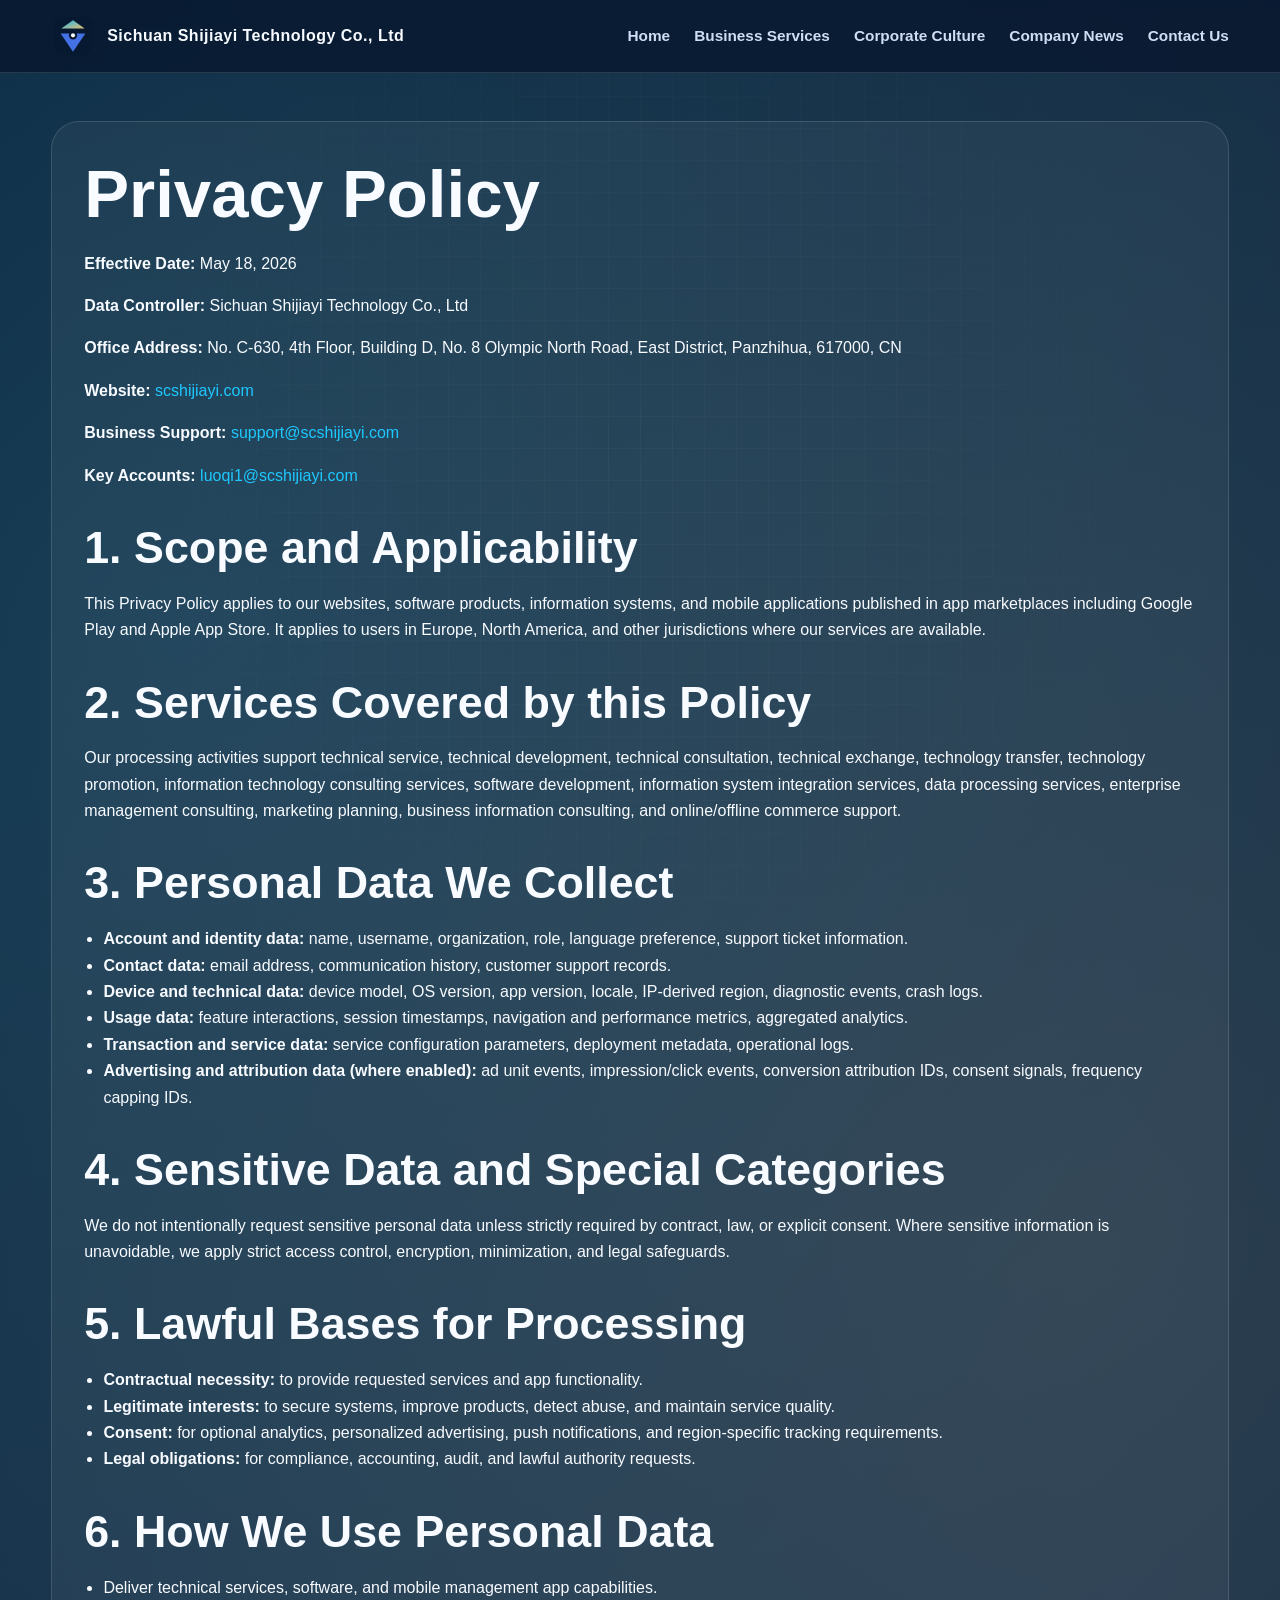
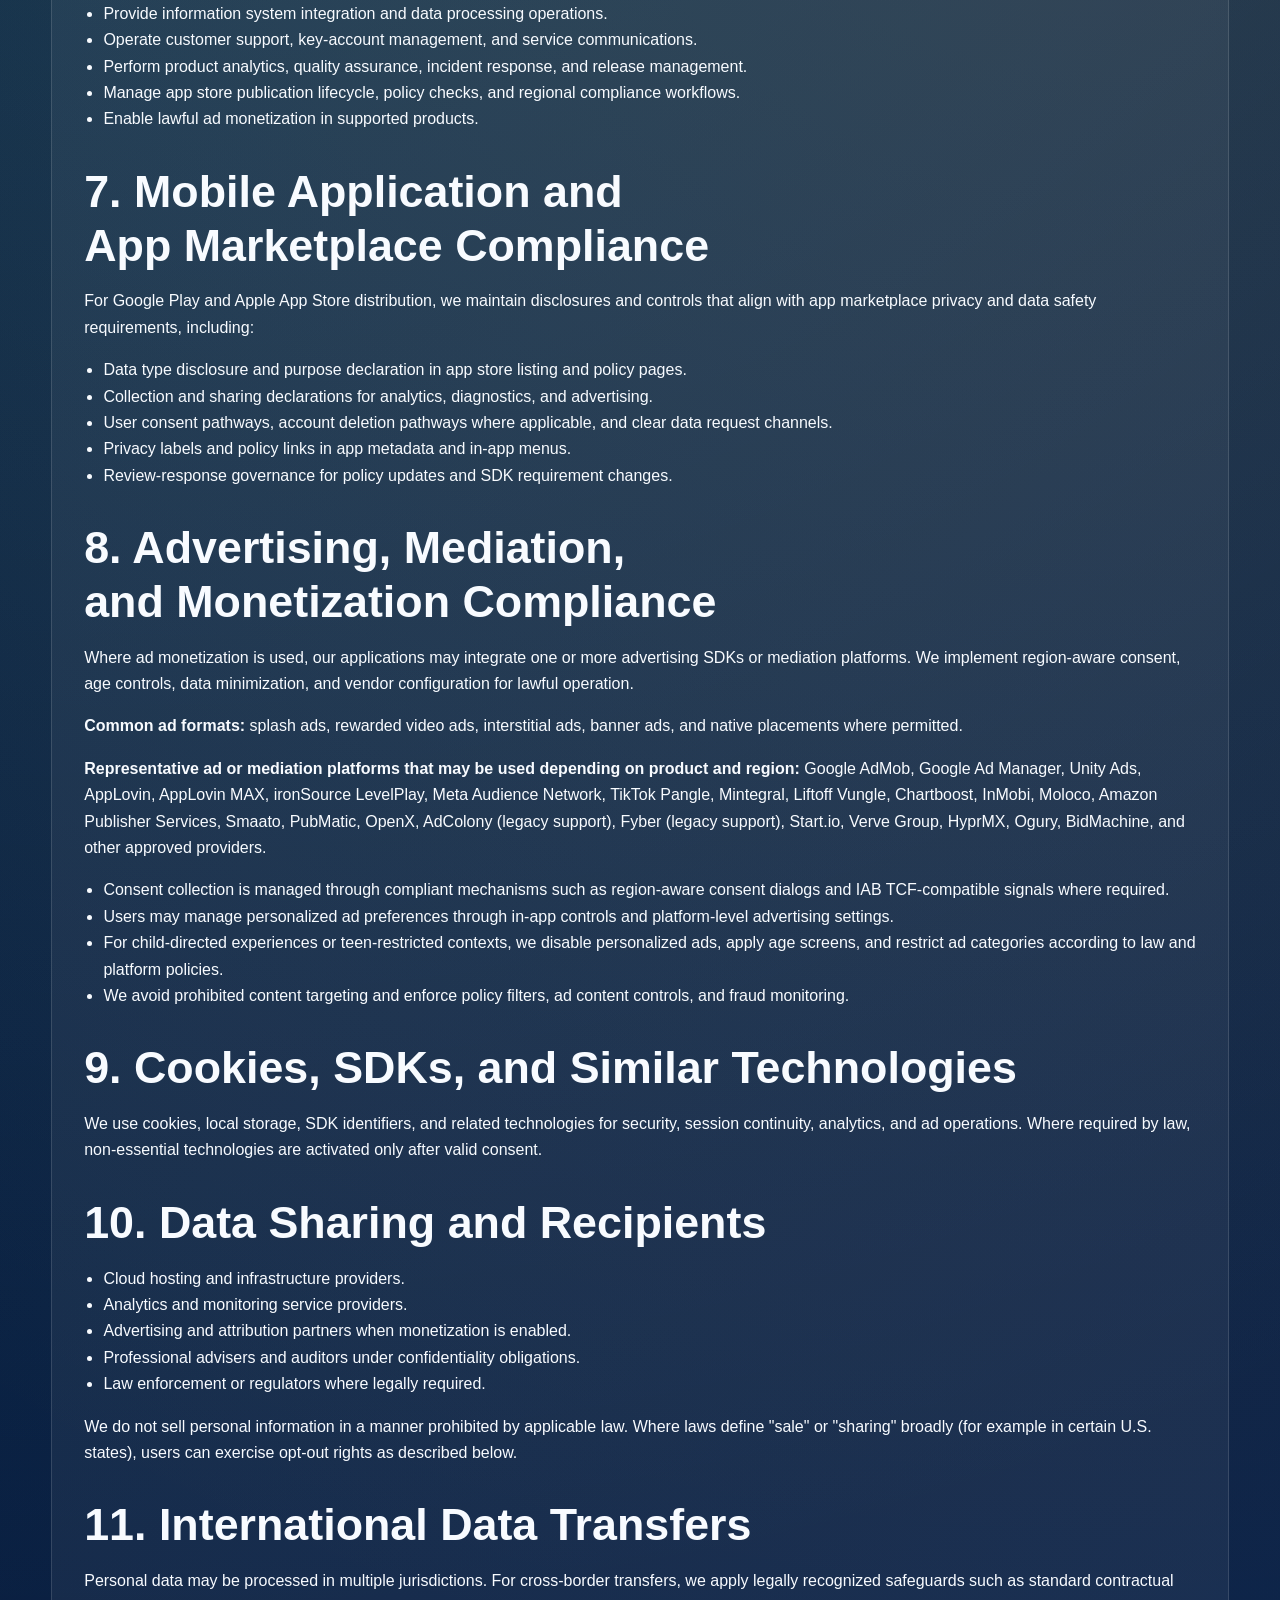
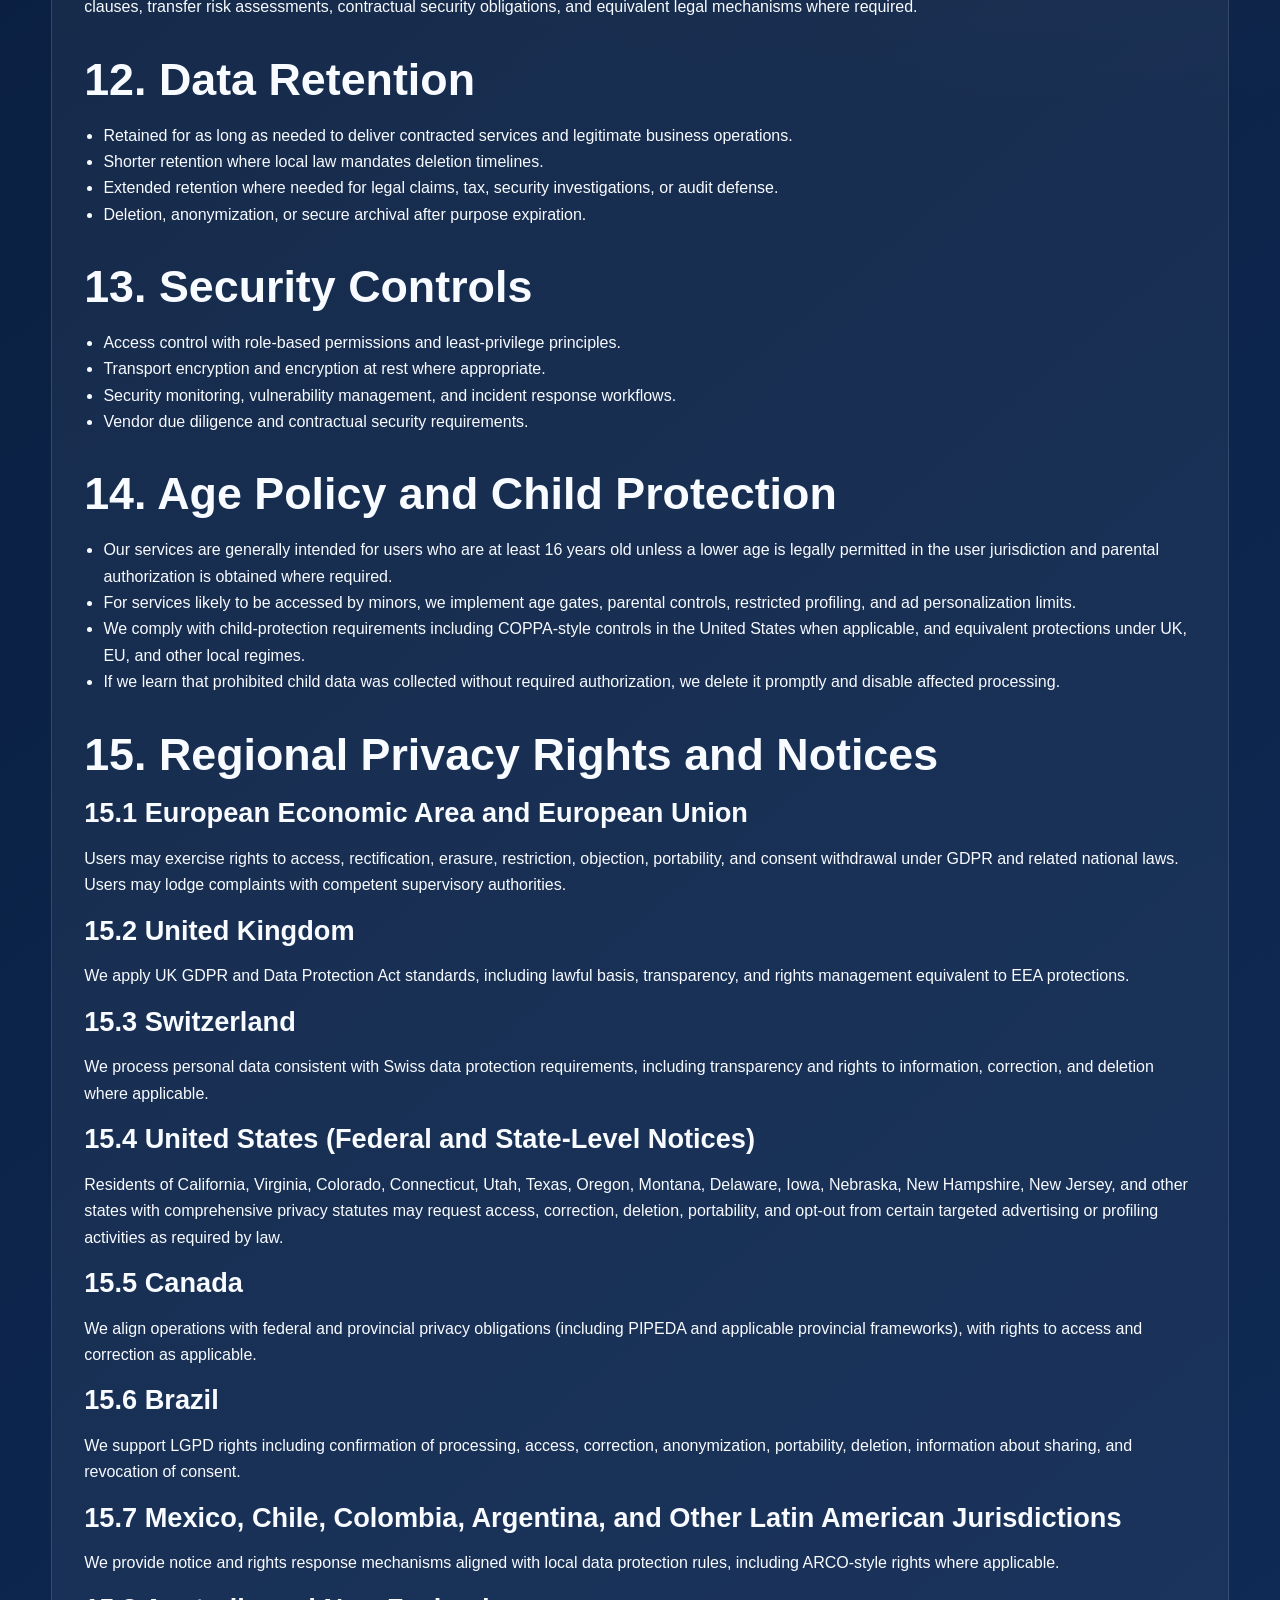
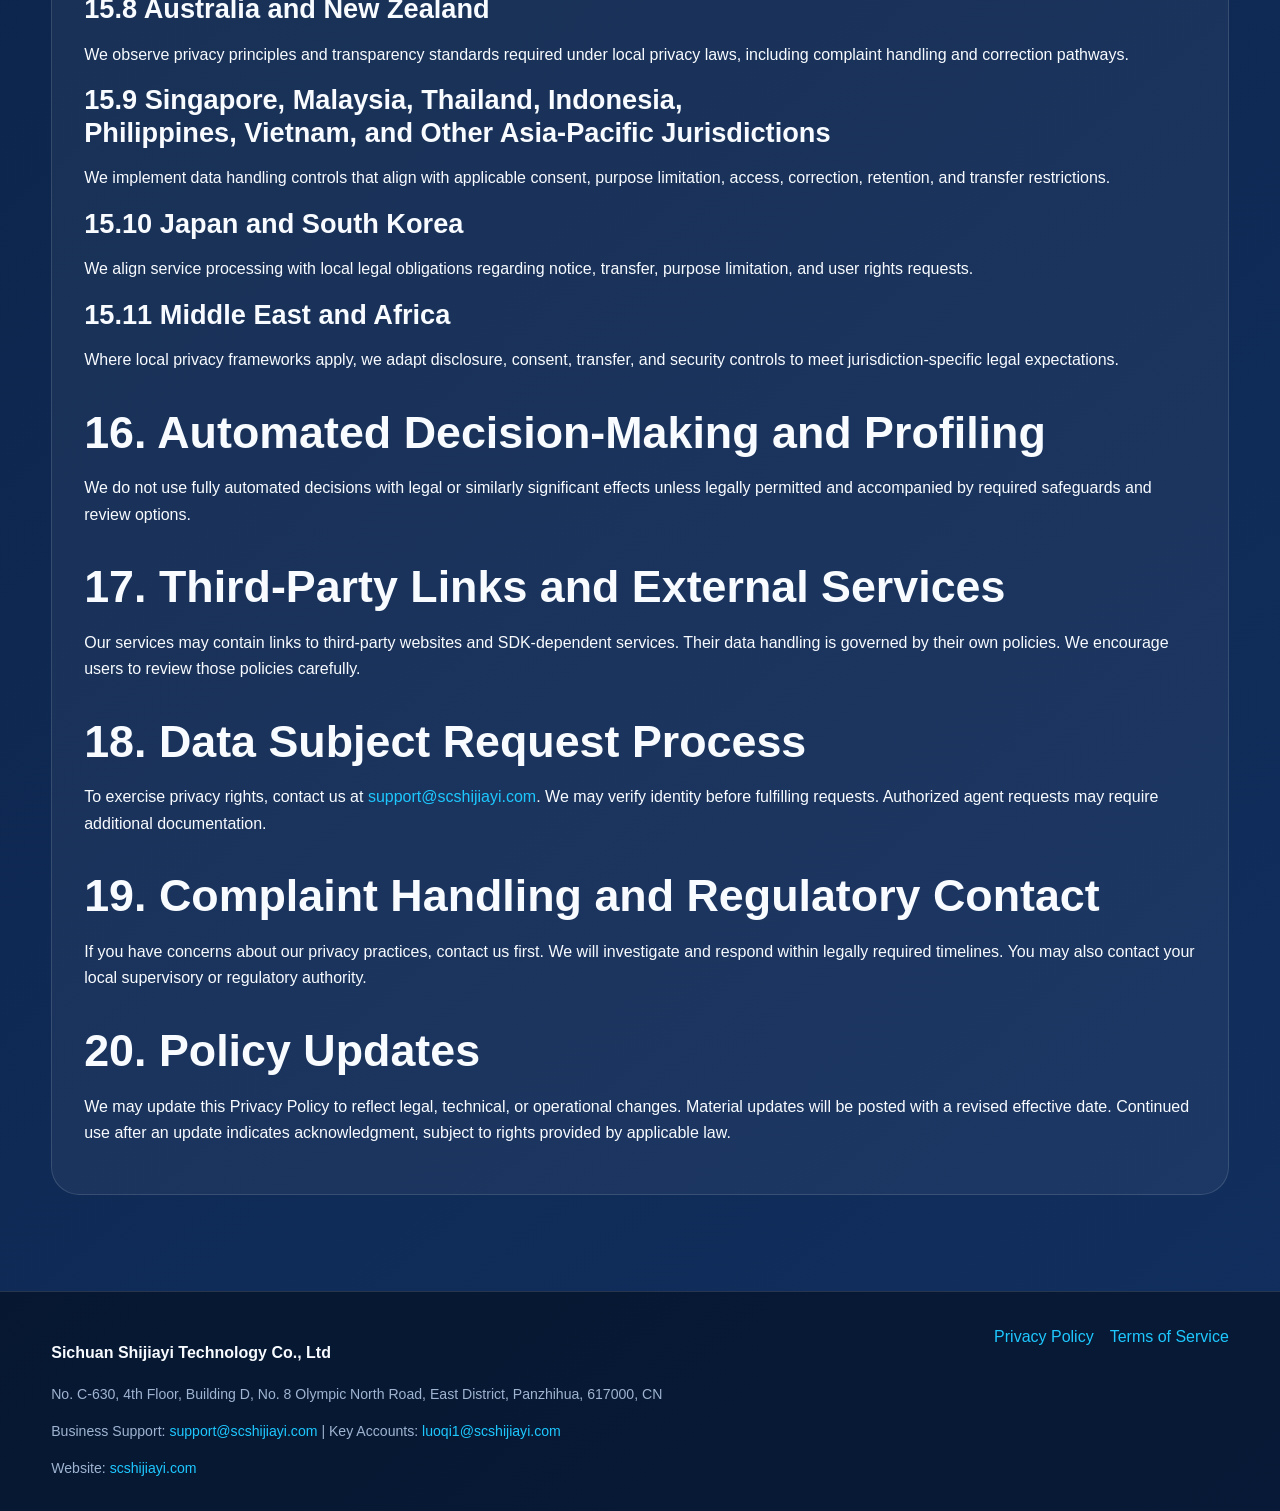
<file: privacy.html>
<!doctype html>
<html lang="en" class="legal-page">
<head>
  <meta charset="utf-8">
  <meta http-equiv="X-UA-Compatible" content="IE=edge">
  <meta name="viewport" content="width=device-width, initial-scale=1">
  <title>Privacy Policy | Sichuan Shijiayi Technology Co., Ltd</title>
  <meta name="description" content="Comprehensive global privacy policy for Sichuan Shijiayi Technology Co., Ltd websites and mobile applications.">
  <meta name="robots" content="index,follow,max-image-preview:large,max-snippet:-1,max-video-preview:-1">
  <link rel="canonical" href="https://scshijiayi.com/privacy.html">
  <link rel="alternate" hreflang="en" href="https://scshijiayi.com/privacy.html">
  <link rel="icon" type="image/svg+xml" href="images/logo-mark.svg">
  <link rel="stylesheet" href="css/style.css">
</head>
<body class="legal-page">
  <a class="skip-link" href="#main-content">Skip to content</a>
  <header class="site-header">
    <div class="container topbar">
      <a class="brand" href="index.html" aria-label="Sichuan Shijiayi Technology home">
        <img src="images/logo-mark.svg" alt="Sichuan Shijiayi Technology logo">
        <span>Sichuan Shijiayi Technology Co., Ltd</span>
      </a>
      <button class="nav-toggle" type="button" aria-label="Toggle navigation" aria-expanded="false" data-nav-toggle>Menu</button>
      <nav class="site-nav" aria-label="Main navigation" data-nav>
        <ul>
          <li><a href="index.html">Home</a></li>
          <li><a href="services.html">Business Services</a></li>
          <li><a href="culture.html">Corporate Culture</a></li>
          <li><a href="news.html">Company News</a></li>
          <li><a href="contact.html">Contact Us</a></li>
        </ul>
      </nav>
    </div>
  </header>

  <main id="main-content">
    <div class="container">
      <article>
        <h1>Privacy Policy</h1>
        <p><strong>Effective Date:</strong> May 18, 2026</p>
        <p><strong>Data Controller:</strong> Sichuan Shijiayi Technology Co., Ltd</p>
        <p><strong>Office Address:</strong> No. C-630, 4th Floor, Building D, No. 8 Olympic North Road, East District, Panzhihua, 617000, CN</p>
        <p><strong>Website:</strong> <a href="https://scshijiayi.com">scshijiayi.com</a></p>
        <p><strong>Business Support:</strong> <a href="mailto:support@scshijiayi.com">support@scshijiayi.com</a></p>
        <p><strong>Key Accounts:</strong> <a href="mailto:luoqi1@scshijiayi.com">luoqi1@scshijiayi.com</a></p>

        <h2>1. Scope and Applicability</h2>
        <p>This Privacy Policy applies to our websites, software products, information systems, and mobile applications published in app marketplaces including Google Play and Apple App Store. It applies to users in Europe, North America, and other jurisdictions where our services are available.</p>

        <h2>2. Services Covered by this Policy</h2>
        <p>Our processing activities support technical service, technical development, technical consultation, technical exchange, technology transfer, technology promotion, information technology consulting services, software development, information system integration services, data processing services, enterprise management consulting, marketing planning, business information consulting, and online/offline commerce support.</p>

        <h2>3. Personal Data We Collect</h2>
        <ul>
          <li><strong>Account and identity data:</strong> name, username, organization, role, language preference, support ticket information.</li>
          <li><strong>Contact data:</strong> email address, communication history, customer support records.</li>
          <li><strong>Device and technical data:</strong> device model, OS version, app version, locale, IP-derived region, diagnostic events, crash logs.</li>
          <li><strong>Usage data:</strong> feature interactions, session timestamps, navigation and performance metrics, aggregated analytics.</li>
          <li><strong>Transaction and service data:</strong> service configuration parameters, deployment metadata, operational logs.</li>
          <li><strong>Advertising and attribution data (where enabled):</strong> ad unit events, impression/click events, conversion attribution IDs, consent signals, frequency capping IDs.</li>
        </ul>

        <h2>4. Sensitive Data and Special Categories</h2>
        <p>We do not intentionally request sensitive personal data unless strictly required by contract, law, or explicit consent. Where sensitive information is unavoidable, we apply strict access control, encryption, minimization, and legal safeguards.</p>

        <h2>5. Lawful Bases for Processing</h2>
        <ul>
          <li><strong>Contractual necessity:</strong> to provide requested services and app functionality.</li>
          <li><strong>Legitimate interests:</strong> to secure systems, improve products, detect abuse, and maintain service quality.</li>
          <li><strong>Consent:</strong> for optional analytics, personalized advertising, push notifications, and region-specific tracking requirements.</li>
          <li><strong>Legal obligations:</strong> for compliance, accounting, audit, and lawful authority requests.</li>
        </ul>

        <h2>6. How We Use Personal Data</h2>
        <ul>
          <li>Deliver technical services, software, and mobile management app capabilities.</li>
          <li>Provide information system integration and data processing operations.</li>
          <li>Operate customer support, key-account management, and service communications.</li>
          <li>Perform product analytics, quality assurance, incident response, and release management.</li>
          <li>Manage app store publication lifecycle, policy checks, and regional compliance workflows.</li>
          <li>Enable lawful ad monetization in supported products.</li>
        </ul>

        <h2>7. Mobile Application and App Marketplace Compliance</h2>
        <p>For Google Play and Apple App Store distribution, we maintain disclosures and controls that align with app marketplace privacy and data safety requirements, including:</p>
        <ul>
          <li>Data type disclosure and purpose declaration in app store listing and policy pages.</li>
          <li>Collection and sharing declarations for analytics, diagnostics, and advertising.</li>
          <li>User consent pathways, account deletion pathways where applicable, and clear data request channels.</li>
          <li>Privacy labels and policy links in app metadata and in-app menus.</li>
          <li>Review-response governance for policy updates and SDK requirement changes.</li>
        </ul>

        <h2>8. Advertising, Mediation, and Monetization Compliance</h2>
        <p>Where ad monetization is used, our applications may integrate one or more advertising SDKs or mediation platforms. We implement region-aware consent, age controls, data minimization, and vendor configuration for lawful operation.</p>
        <p><strong>Common ad formats:</strong> splash ads, rewarded video ads, interstitial ads, banner ads, and native placements where permitted.</p>
        <p><strong>Representative ad or mediation platforms that may be used depending on product and region:</strong> Google AdMob, Google Ad Manager, Unity Ads, AppLovin, AppLovin MAX, ironSource LevelPlay, Meta Audience Network, TikTok Pangle, Mintegral, Liftoff Vungle, Chartboost, InMobi, Moloco, Amazon Publisher Services, Smaato, PubMatic, OpenX, AdColony (legacy support), Fyber (legacy support), Start.io, Verve Group, HyprMX, Ogury, BidMachine, and other approved providers.</p>
        <ul>
          <li>Consent collection is managed through compliant mechanisms such as region-aware consent dialogs and IAB TCF-compatible signals where required.</li>
          <li>Users may manage personalized ad preferences through in-app controls and platform-level advertising settings.</li>
          <li>For child-directed experiences or teen-restricted contexts, we disable personalized ads, apply age screens, and restrict ad categories according to law and platform policies.</li>
          <li>We avoid prohibited content targeting and enforce policy filters, ad content controls, and fraud monitoring.</li>
        </ul>

        <h2>9. Cookies, SDKs, and Similar Technologies</h2>
        <p>We use cookies, local storage, SDK identifiers, and related technologies for security, session continuity, analytics, and ad operations. Where required by law, non-essential technologies are activated only after valid consent.</p>

        <h2>10. Data Sharing and Recipients</h2>
        <ul>
          <li>Cloud hosting and infrastructure providers.</li>
          <li>Analytics and monitoring service providers.</li>
          <li>Advertising and attribution partners when monetization is enabled.</li>
          <li>Professional advisers and auditors under confidentiality obligations.</li>
          <li>Law enforcement or regulators where legally required.</li>
        </ul>
        <p>We do not sell personal information in a manner prohibited by applicable law. Where laws define "sale" or "sharing" broadly (for example in certain U.S. states), users can exercise opt-out rights as described below.</p>

        <h2>11. International Data Transfers</h2>
        <p>Personal data may be processed in multiple jurisdictions. For cross-border transfers, we apply legally recognized safeguards such as standard contractual clauses, transfer risk assessments, contractual security obligations, and equivalent legal mechanisms where required.</p>

        <h2>12. Data Retention</h2>
        <ul>
          <li>Retained for as long as needed to deliver contracted services and legitimate business operations.</li>
          <li>Shorter retention where local law mandates deletion timelines.</li>
          <li>Extended retention where needed for legal claims, tax, security investigations, or audit defense.</li>
          <li>Deletion, anonymization, or secure archival after purpose expiration.</li>
        </ul>

        <h2>13. Security Controls</h2>
        <ul>
          <li>Access control with role-based permissions and least-privilege principles.</li>
          <li>Transport encryption and encryption at rest where appropriate.</li>
          <li>Security monitoring, vulnerability management, and incident response workflows.</li>
          <li>Vendor due diligence and contractual security requirements.</li>
        </ul>

        <h2>14. Age Policy and Child Protection</h2>
        <ul>
          <li>Our services are generally intended for users who are at least 16 years old unless a lower age is legally permitted in the user jurisdiction and parental authorization is obtained where required.</li>
          <li>For services likely to be accessed by minors, we implement age gates, parental controls, restricted profiling, and ad personalization limits.</li>
          <li>We comply with child-protection requirements including COPPA-style controls in the United States when applicable, and equivalent protections under UK, EU, and other local regimes.</li>
          <li>If we learn that prohibited child data was collected without required authorization, we delete it promptly and disable affected processing.</li>
        </ul>

        <h2>15. Regional Privacy Rights and Notices</h2>
        <h3>15.1 European Economic Area and European Union</h3>
        <p>Users may exercise rights to access, rectification, erasure, restriction, objection, portability, and consent withdrawal under GDPR and related national laws. Users may lodge complaints with competent supervisory authorities.</p>

        <h3>15.2 United Kingdom</h3>
        <p>We apply UK GDPR and Data Protection Act standards, including lawful basis, transparency, and rights management equivalent to EEA protections.</p>

        <h3>15.3 Switzerland</h3>
        <p>We process personal data consistent with Swiss data protection requirements, including transparency and rights to information, correction, and deletion where applicable.</p>

        <h3>15.4 United States (Federal and State-Level Notices)</h3>
        <p>Residents of California, Virginia, Colorado, Connecticut, Utah, Texas, Oregon, Montana, Delaware, Iowa, Nebraska, New Hampshire, New Jersey, and other states with comprehensive privacy statutes may request access, correction, deletion, portability, and opt-out from certain targeted advertising or profiling activities as required by law.</p>

        <h3>15.5 Canada</h3>
        <p>We align operations with federal and provincial privacy obligations (including PIPEDA and applicable provincial frameworks), with rights to access and correction as applicable.</p>

        <h3>15.6 Brazil</h3>
        <p>We support LGPD rights including confirmation of processing, access, correction, anonymization, portability, deletion, information about sharing, and revocation of consent.</p>

        <h3>15.7 Mexico, Chile, Colombia, Argentina, and Other Latin American Jurisdictions</h3>
        <p>We provide notice and rights response mechanisms aligned with local data protection rules, including ARCO-style rights where applicable.</p>

        <h3>15.8 Australia and New Zealand</h3>
        <p>We observe privacy principles and transparency standards required under local privacy laws, including complaint handling and correction pathways.</p>

        <h3>15.9 Singapore, Malaysia, Thailand, Indonesia, Philippines, Vietnam, and Other Asia-Pacific Jurisdictions</h3>
        <p>We implement data handling controls that align with applicable consent, purpose limitation, access, correction, retention, and transfer restrictions.</p>

        <h3>15.10 Japan and South Korea</h3>
        <p>We align service processing with local legal obligations regarding notice, transfer, purpose limitation, and user rights requests.</p>

        <h3>15.11 Middle East and Africa</h3>
        <p>Where local privacy frameworks apply, we adapt disclosure, consent, transfer, and security controls to meet jurisdiction-specific legal expectations.</p>

        <h2>16. Automated Decision-Making and Profiling</h2>
        <p>We do not use fully automated decisions with legal or similarly significant effects unless legally permitted and accompanied by required safeguards and review options.</p>

        <h2>17. Third-Party Links and External Services</h2>
        <p>Our services may contain links to third-party websites and SDK-dependent services. Their data handling is governed by their own policies. We encourage users to review those policies carefully.</p>

        <h2>18. Data Subject Request Process</h2>
        <p>To exercise privacy rights, contact us at <a href="mailto:support@scshijiayi.com">support@scshijiayi.com</a>. We may verify identity before fulfilling requests. Authorized agent requests may require additional documentation.</p>

        <h2>19. Complaint Handling and Regulatory Contact</h2>
        <p>If you have concerns about our privacy practices, contact us first. We will investigate and respond within legally required timelines. You may also contact your local supervisory or regulatory authority.</p>

        <h2>20. Policy Updates</h2>
        <p>We may update this Privacy Policy to reflect legal, technical, or operational changes. Material updates will be posted with a revised effective date. Continued use after an update indicates acknowledgment, subject to rights provided by applicable law.</p>
      </article>
    </div>
  </main>

  <footer class="site-footer">
    <div class="container footer-main">
      <div>
        <p><strong>Sichuan Shijiayi Technology Co., Ltd</strong></p>
        <p class="small">No. C-630, 4th Floor, Building D, No. 8 Olympic North Road, East District, Panzhihua, 617000, CN</p>
        <p class="small">Business Support: <a href="mailto:support@scshijiayi.com">support@scshijiayi.com</a> | Key Accounts: <a href="mailto:luoqi1@scshijiayi.com">luoqi1@scshijiayi.com</a></p>
        <p class="small">Website: <a href="https://scshijiayi.com">scshijiayi.com</a></p>
      </div>
      <div class="footer-links" aria-label="Legal links">
        <a href="privacy.html">Privacy Policy</a>
        <a href="terms.html">Terms of Service</a>
      </div>
    </div>
  </footer>

  <script src="js/main.js" defer></script>
</body>
</html>
</file>
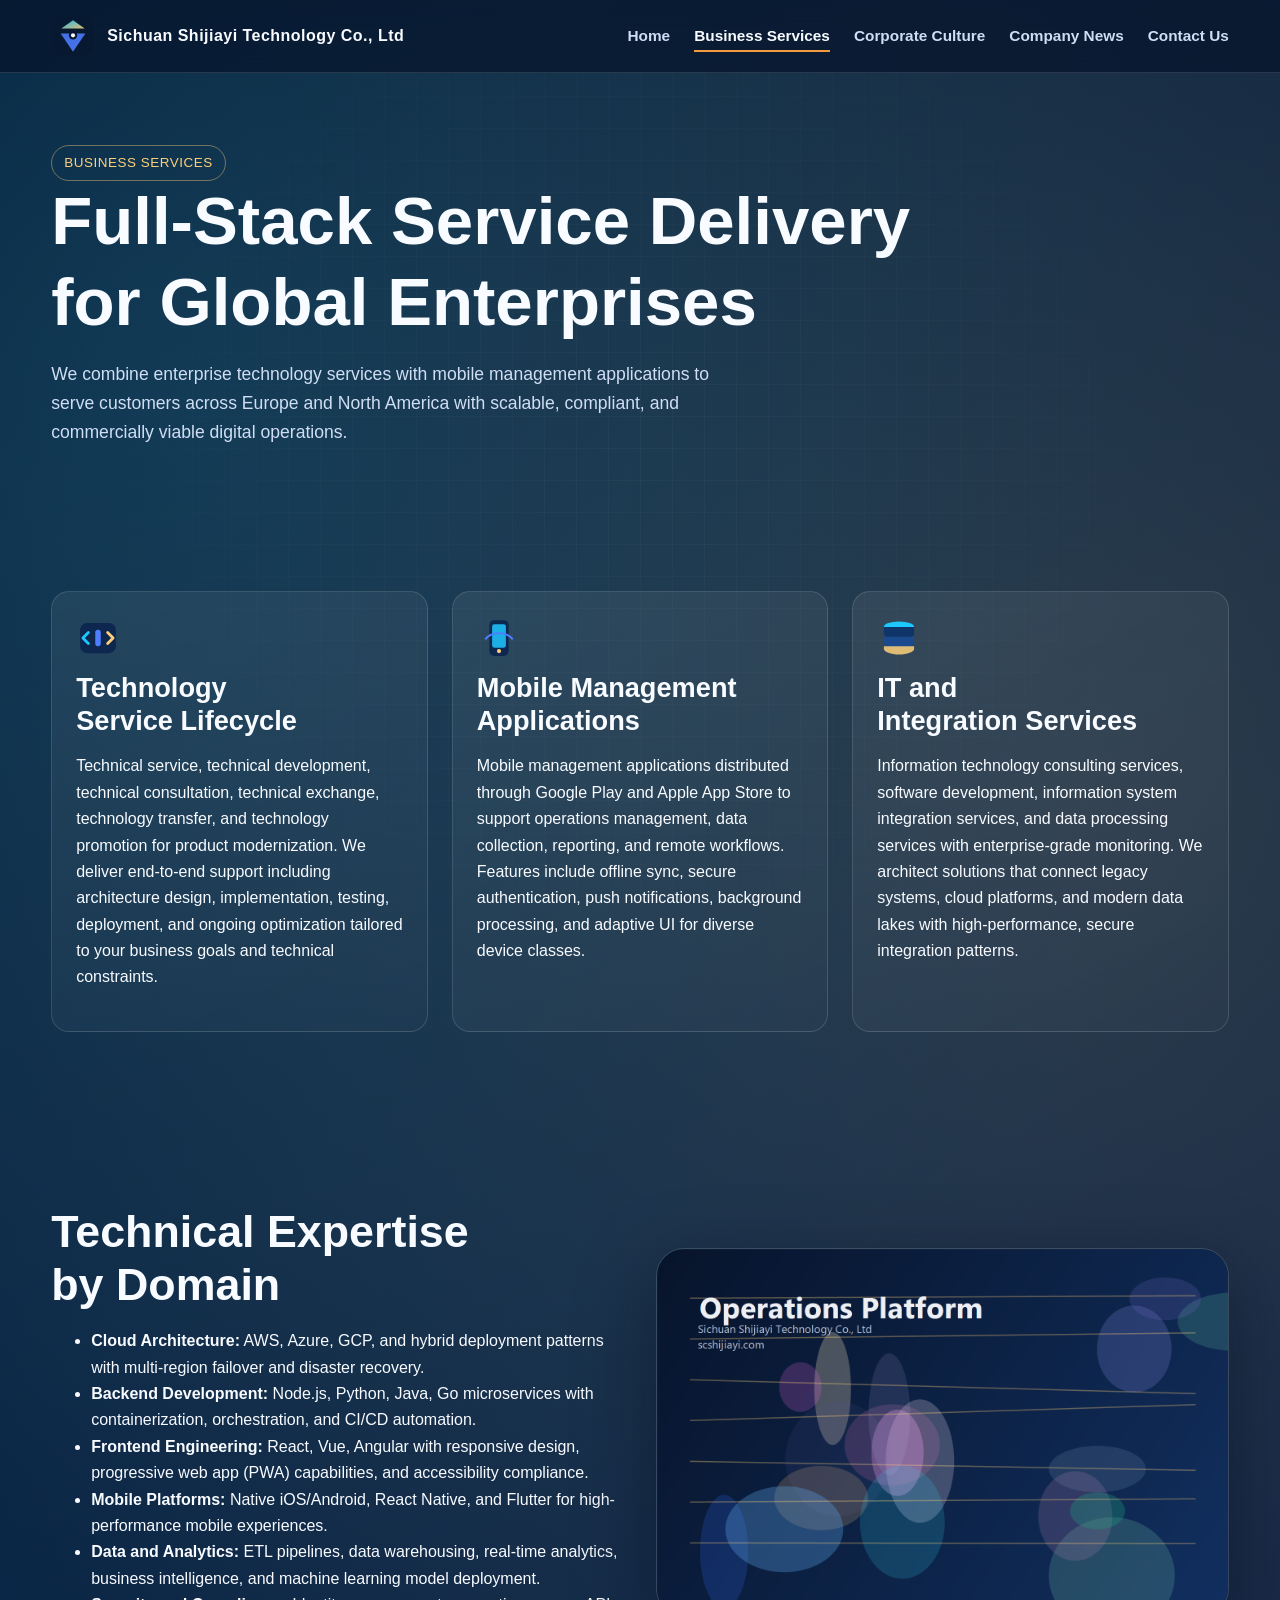
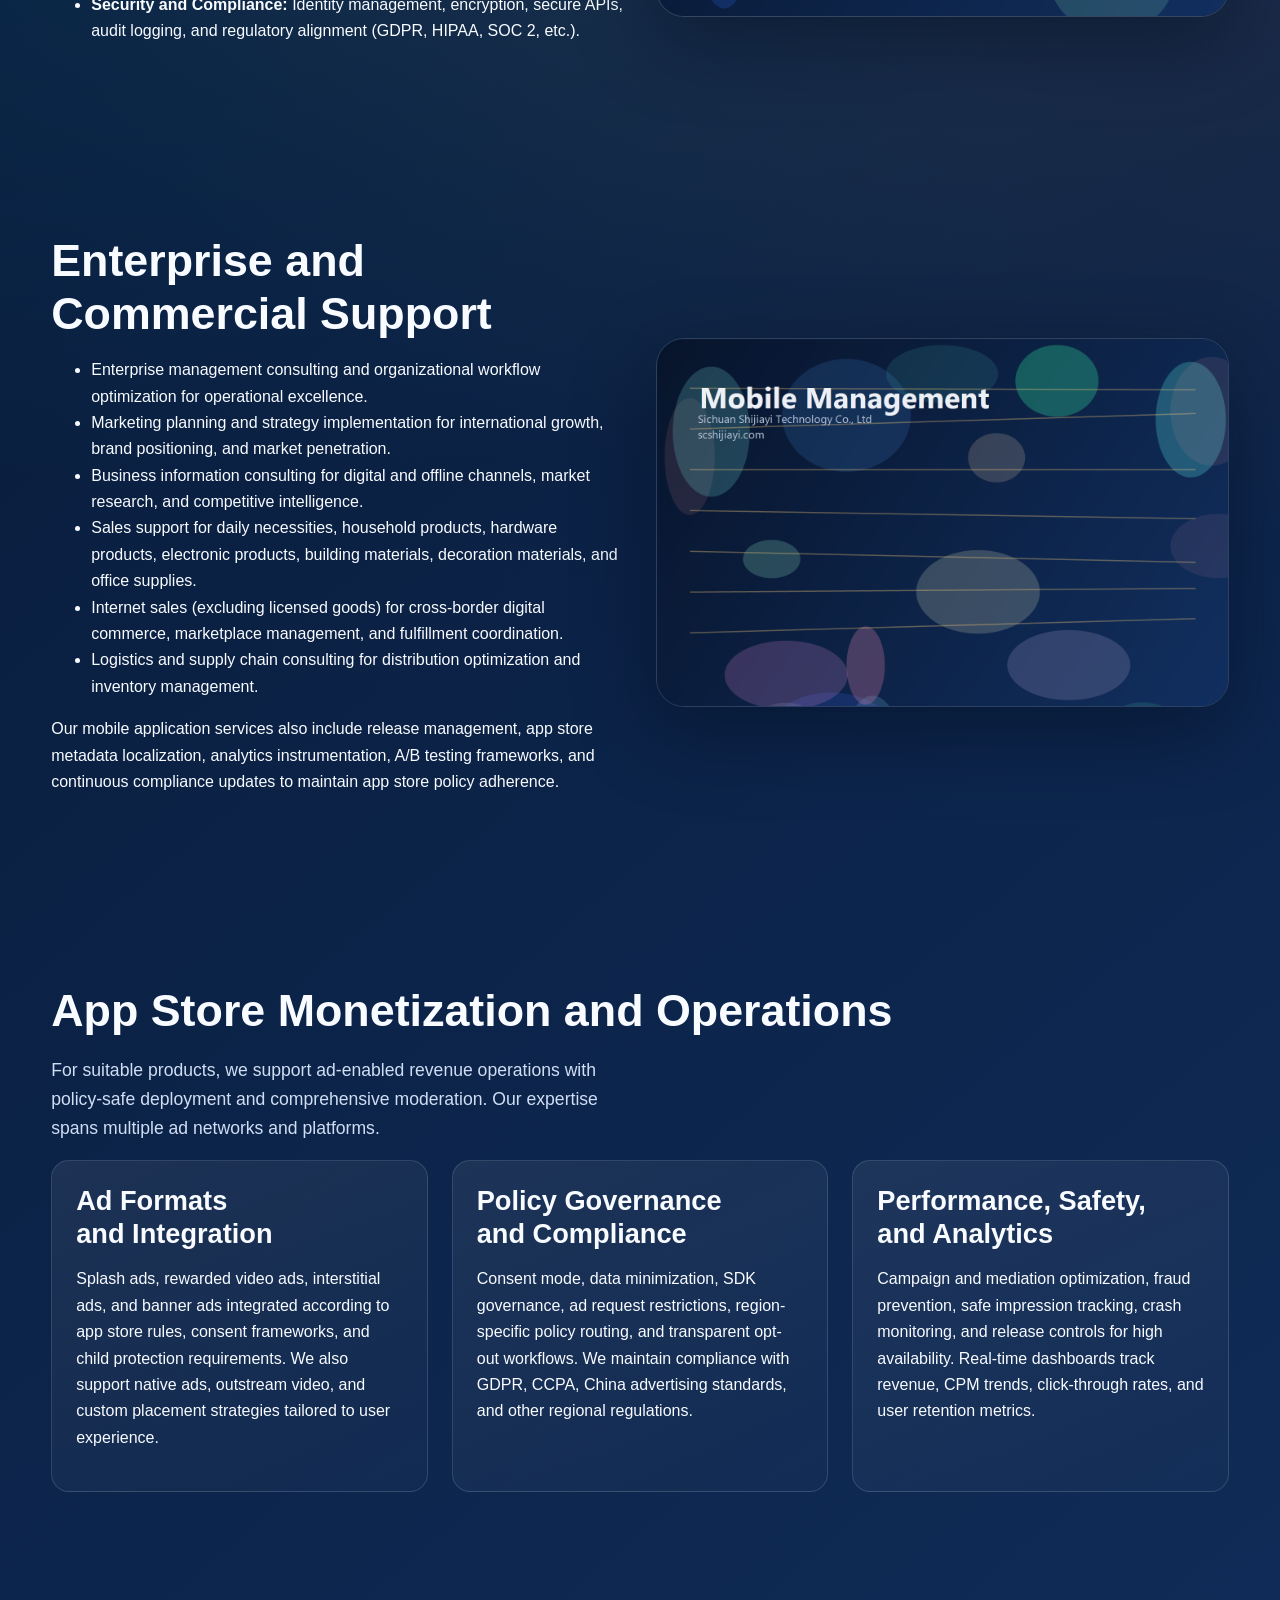
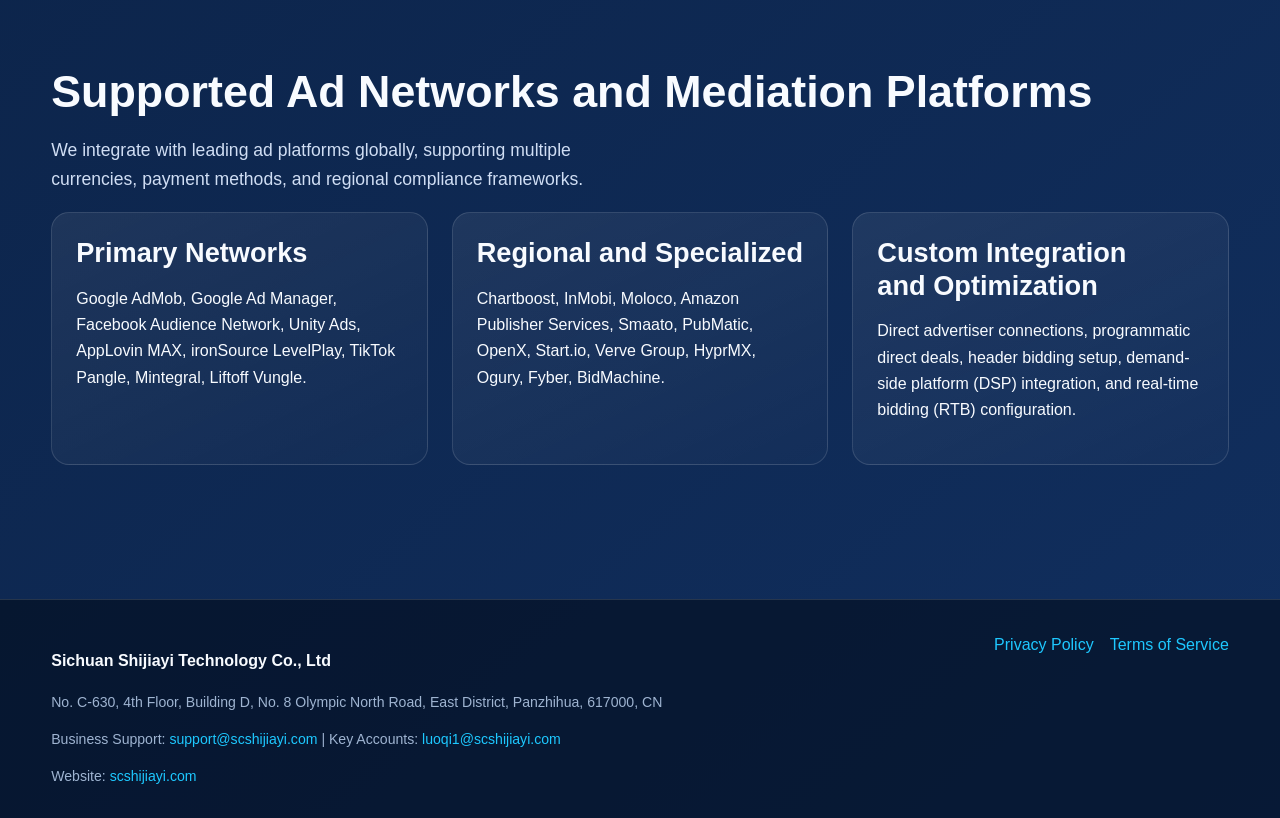
<file: services.html>
<!doctype html>
<html lang="en">
<head>
  <meta charset="utf-8">
  <meta http-equiv="X-UA-Compatible" content="IE=edge">
  <meta name="viewport" content="width=device-width, initial-scale=1">
  <title>Business Services | Sichuan Shijiayi Technology Co., Ltd</title>
  <meta name="description" content="Business services of Sichuan Shijiayi Technology: technical services, software development, IT consulting, mobile management apps, data processing, and enterprise commerce support.">
  <meta name="robots" content="index,follow,max-image-preview:large,max-snippet:-1,max-video-preview:-1">
  <link rel="canonical" href="https://scshijiayi.com/services.html">
  <link rel="alternate" hreflang="en" href="https://scshijiayi.com/services.html">
  <link rel="icon" type="image/svg+xml" href="images/logo-mark.svg">
  <link rel="stylesheet" href="css/style.css">
</head>
<body>
  <a class="skip-link" href="#main-content">Skip to content</a>
  <header class="site-header">
    <div class="container topbar">
      <a class="brand" href="index.html" aria-label="Sichuan Shijiayi Technology home">
        <img src="images/logo-mark.svg" alt="Sichuan Shijiayi Technology logo">
        <span>Sichuan Shijiayi Technology Co., Ltd</span>
      </a>
      <button class="nav-toggle" type="button" aria-label="Toggle navigation" aria-expanded="false" data-nav-toggle>Menu</button>
      <nav class="site-nav" aria-label="Main navigation" data-nav>
        <ul>
          <li><a href="index.html">Home</a></li>
          <li><a href="services.html">Business Services</a></li>
          <li><a href="culture.html">Corporate Culture</a></li>
          <li><a href="news.html">Company News</a></li>
          <li><a href="contact.html">Contact Us</a></li>
        </ul>
      </nav>
    </div>
  </header>

  <main id="main-content">
    <section class="page-banner">
      <div class="container">
        <span class="kicker">Business Services</span>
        <h1>Full-Stack Service Delivery for Global Enterprises</h1>
        <p class="lead">We combine enterprise technology services with mobile management applications to serve customers across Europe and North America with scalable, compliant, and commercially viable digital operations.</p>
      </div>
    </section>

    <section class="section">
      <div class="container">
        <div class="cards stagger">
          <article class="card">
            <img class="card-icon" src="images/icon-tech-service.svg" alt="Technical service icon">
            <h3>Technology Service Lifecycle</h3>
            <p>Technical service, technical development, technical consultation, technical exchange, technology transfer, and technology promotion for product modernization. We deliver end-to-end support including architecture design, implementation, testing, deployment, and ongoing optimization tailored to your business goals and technical constraints.</p>
          </article>
          <article class="card">
            <img class="card-icon" src="images/icon-mobile-app.svg" alt="Mobile management app icon">
            <h3>Mobile Management Applications</h3>
            <p>Mobile management applications distributed through Google Play and Apple App Store to support operations management, data collection, reporting, and remote workflows. Features include offline sync, secure authentication, push notifications, background processing, and adaptive UI for diverse device classes.</p>
          </article>
          <article class="card">
            <img class="card-icon" src="images/icon-data-stack.svg" alt="Data service icon">
            <h3>IT and Integration Services</h3>
            <p>Information technology consulting services, software development, information system integration services, and data processing services with enterprise-grade monitoring. We architect solutions that connect legacy systems, cloud platforms, and modern data lakes with high-performance, secure integration patterns.</p>
          </article>
        </div>
      </div>
    </section>

    <section class="section">
      <div class="container two-col">
        <div>
          <h2>Technical Expertise by Domain</h2>
          <ul>
            <li><strong>Cloud Architecture:</strong> AWS, Azure, GCP, and hybrid deployment patterns with multi-region failover and disaster recovery.</li>
            <li><strong>Backend Development:</strong> Node.js, Python, Java, Go microservices with containerization, orchestration, and CI/CD automation.</li>
            <li><strong>Frontend Engineering:</strong> React, Vue, Angular with responsive design, progressive web app (PWA) capabilities, and accessibility compliance.</li>
            <li><strong>Mobile Platforms:</strong> Native iOS/Android, React Native, and Flutter for high-performance mobile experiences.</li>
            <li><strong>Data and Analytics:</strong> ETL pipelines, data warehousing, real-time analytics, business intelligence, and machine learning model deployment.</li>
            <li><strong>Security and Compliance:</strong> Identity management, encryption, secure APIs, audit logging, and regulatory alignment (GDPR, HIPAA, SOC 2, etc.).</li>
          </ul>
        </div>
        <div class="image-wrap">
          <img src="images/operations-platform.png" alt="Enterprise technology architecture">
        </div>
      </div>
    </section>

    <section class="section">
      <div class="container two-col">
        <div>
          <h2>Enterprise and Commercial Support</h2>
          <ul>
            <li>Enterprise management consulting and organizational workflow optimization for operational excellence.</li>
            <li>Marketing planning and strategy implementation for international growth, brand positioning, and market penetration.</li>
            <li>Business information consulting for digital and offline channels, market research, and competitive intelligence.</li>
            <li>Sales support for daily necessities, household products, hardware products, electronic products, building materials, decoration materials, and office supplies.</li>
            <li>Internet sales (excluding licensed goods) for cross-border digital commerce, marketplace management, and fulfillment coordination.</li>
            <li>Logistics and supply chain consulting for distribution optimization and inventory management.</li>
          </ul>
          <p>Our mobile application services also include release management, app store metadata localization, analytics instrumentation, A/B testing frameworks, and continuous compliance updates to maintain app store policy adherence.</p>
        </div>
        <div class="image-wrap">
          <img src="images/mobile-management.png" alt="Mobile operations app dashboard">
        </div>
      </div>
    </section>

    <section class="section">
      <div class="container">
        <h2>App Store Monetization and Operations</h2>
        <p class="lead">For suitable products, we support ad-enabled revenue operations with policy-safe deployment and comprehensive moderation. Our expertise spans multiple ad networks and platforms.</p>
        <div class="cards stagger">
          <article class="card">
            <h3>Ad Formats and Integration</h3>
            <p>Splash ads, rewarded video ads, interstitial ads, and banner ads integrated according to app store rules, consent frameworks, and child protection requirements. We also support native ads, outstream video, and custom placement strategies tailored to user experience.</p>
          </article>
          <article class="card">
            <h3>Policy Governance and Compliance</h3>
            <p>Consent mode, data minimization, SDK governance, ad request restrictions, region-specific policy routing, and transparent opt-out workflows. We maintain compliance with GDPR, CCPA, China advertising standards, and other regional regulations.</p>
          </article>
          <article class="card">
            <h3>Performance, Safety, and Analytics</h3>
            <p>Campaign and mediation optimization, fraud prevention, safe impression tracking, crash monitoring, and release controls for high availability. Real-time dashboards track revenue, CPM trends, click-through rates, and user retention metrics.</p>
          </article>
        </div>
      </div>
    </section>

    <section class="section">
      <div class="container">
        <h2>Supported Ad Networks and Mediation Platforms</h2>
        <p class="lead">We integrate with leading ad platforms globally, supporting multiple currencies, payment methods, and regional compliance frameworks.</p>
        <div class="cards stagger">
          <article class="card">
            <h3>Primary Networks</h3>
            <p>Google AdMob, Google Ad Manager, Facebook Audience Network, Unity Ads, AppLovin MAX, ironSource LevelPlay, TikTok Pangle, Mintegral, Liftoff Vungle.</p>
          </article>
          <article class="card">
            <h3>Regional and Specialized</h3>
            <p>Chartboost, InMobi, Moloco, Amazon Publisher Services, Smaato, PubMatic, OpenX, Start.io, Verve Group, HyprMX, Ogury, Fyber, BidMachine.</p>
          </article>
          <article class="card">
            <h3>Custom Integration and Optimization</h3>
            <p>Direct advertiser connections, programmatic direct deals, header bidding setup, demand-side platform (DSP) integration, and real-time bidding (RTB) configuration.</p>
          </article>
        </div>
      </div>
    </section>
  </main>

  <footer class="site-footer">
    <div class="container footer-main">
      <div>
        <p><strong>Sichuan Shijiayi Technology Co., Ltd</strong></p>
        <p class="small">No. C-630, 4th Floor, Building D, No. 8 Olympic North Road, East District, Panzhihua, 617000, CN</p>
        <p class="small">Business Support: <a href="mailto:support@scshijiayi.com">support@scshijiayi.com</a> | Key Accounts: <a href="mailto:luoqi1@scshijiayi.com">luoqi1@scshijiayi.com</a></p>
        <p class="small">Website: <a href="https://scshijiayi.com">scshijiayi.com</a></p>
      </div>
      <div class="footer-links" aria-label="Legal links">
        <a href="privacy.html">Privacy Policy</a>
        <a href="terms.html">Terms of Service</a>
      </div>
    </div>
  </footer>

  <script src="js/main.js" defer></script>
</body>
</html>
</file>
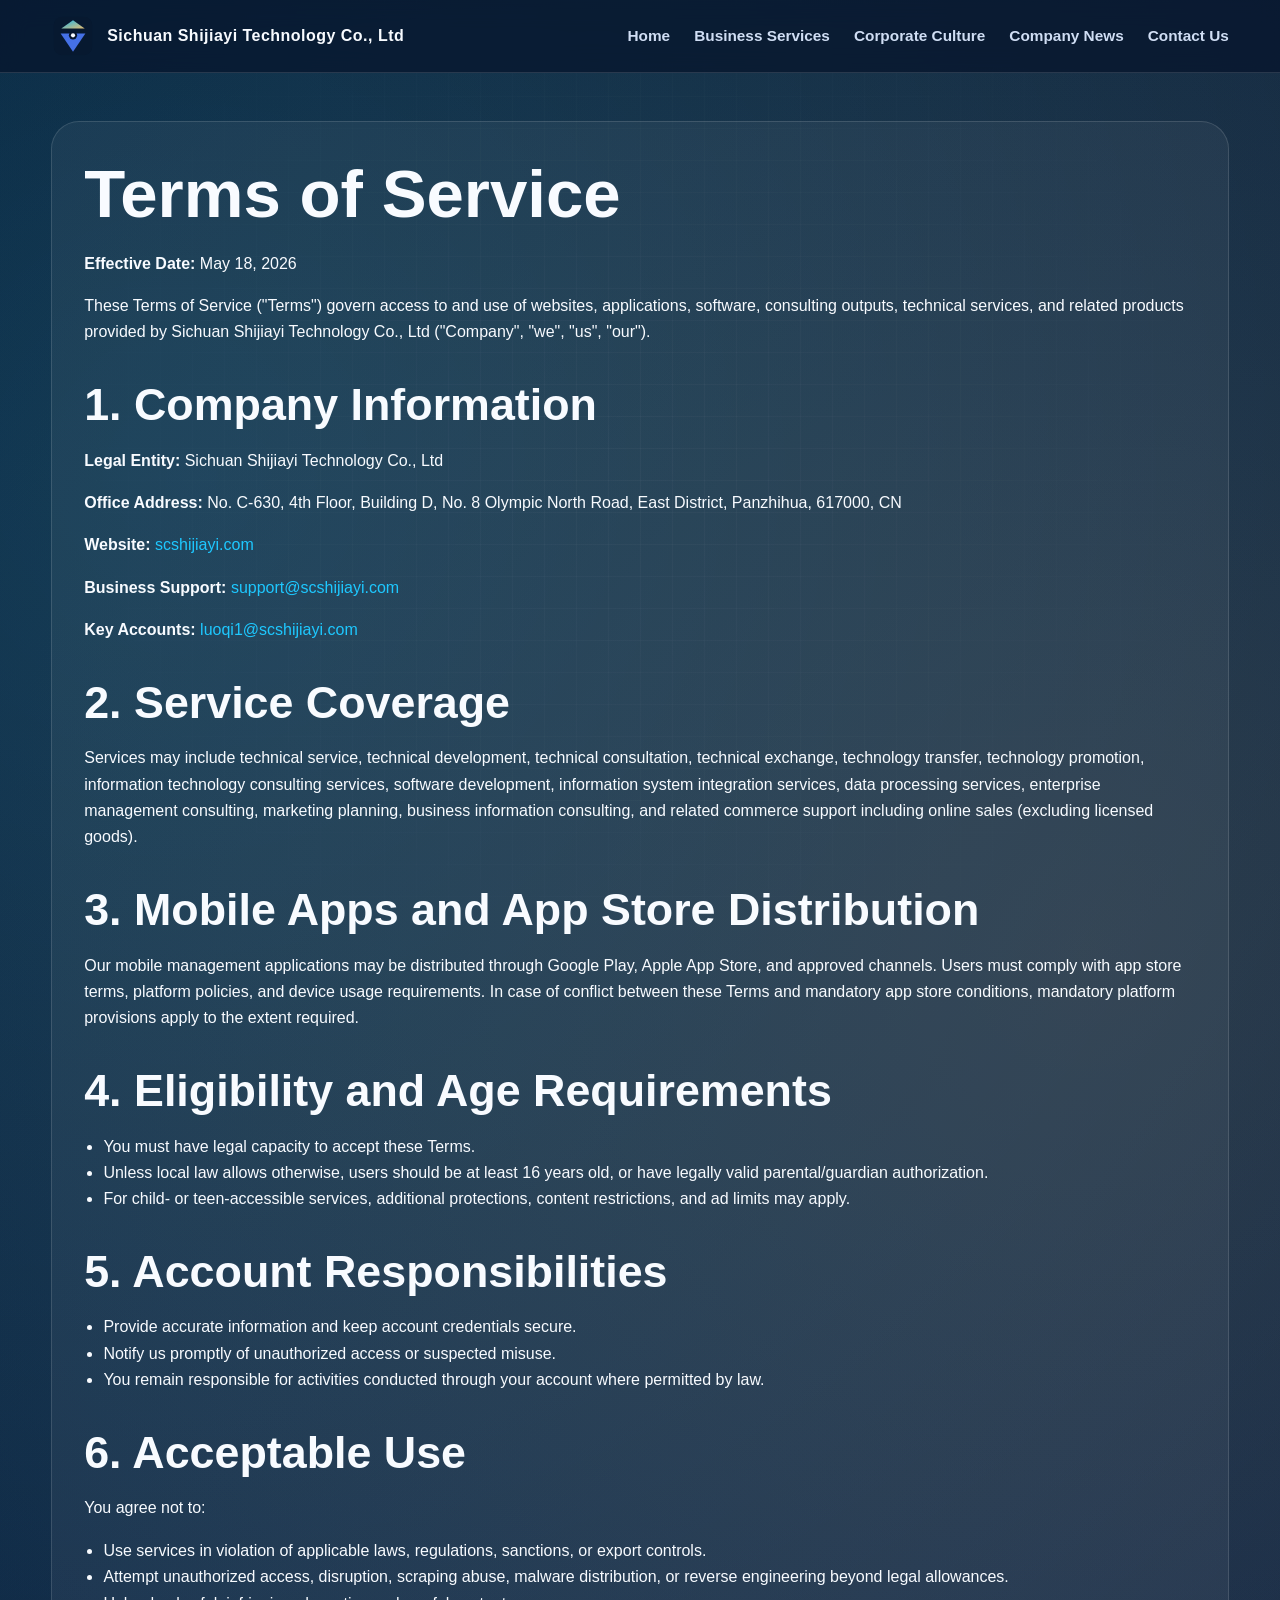
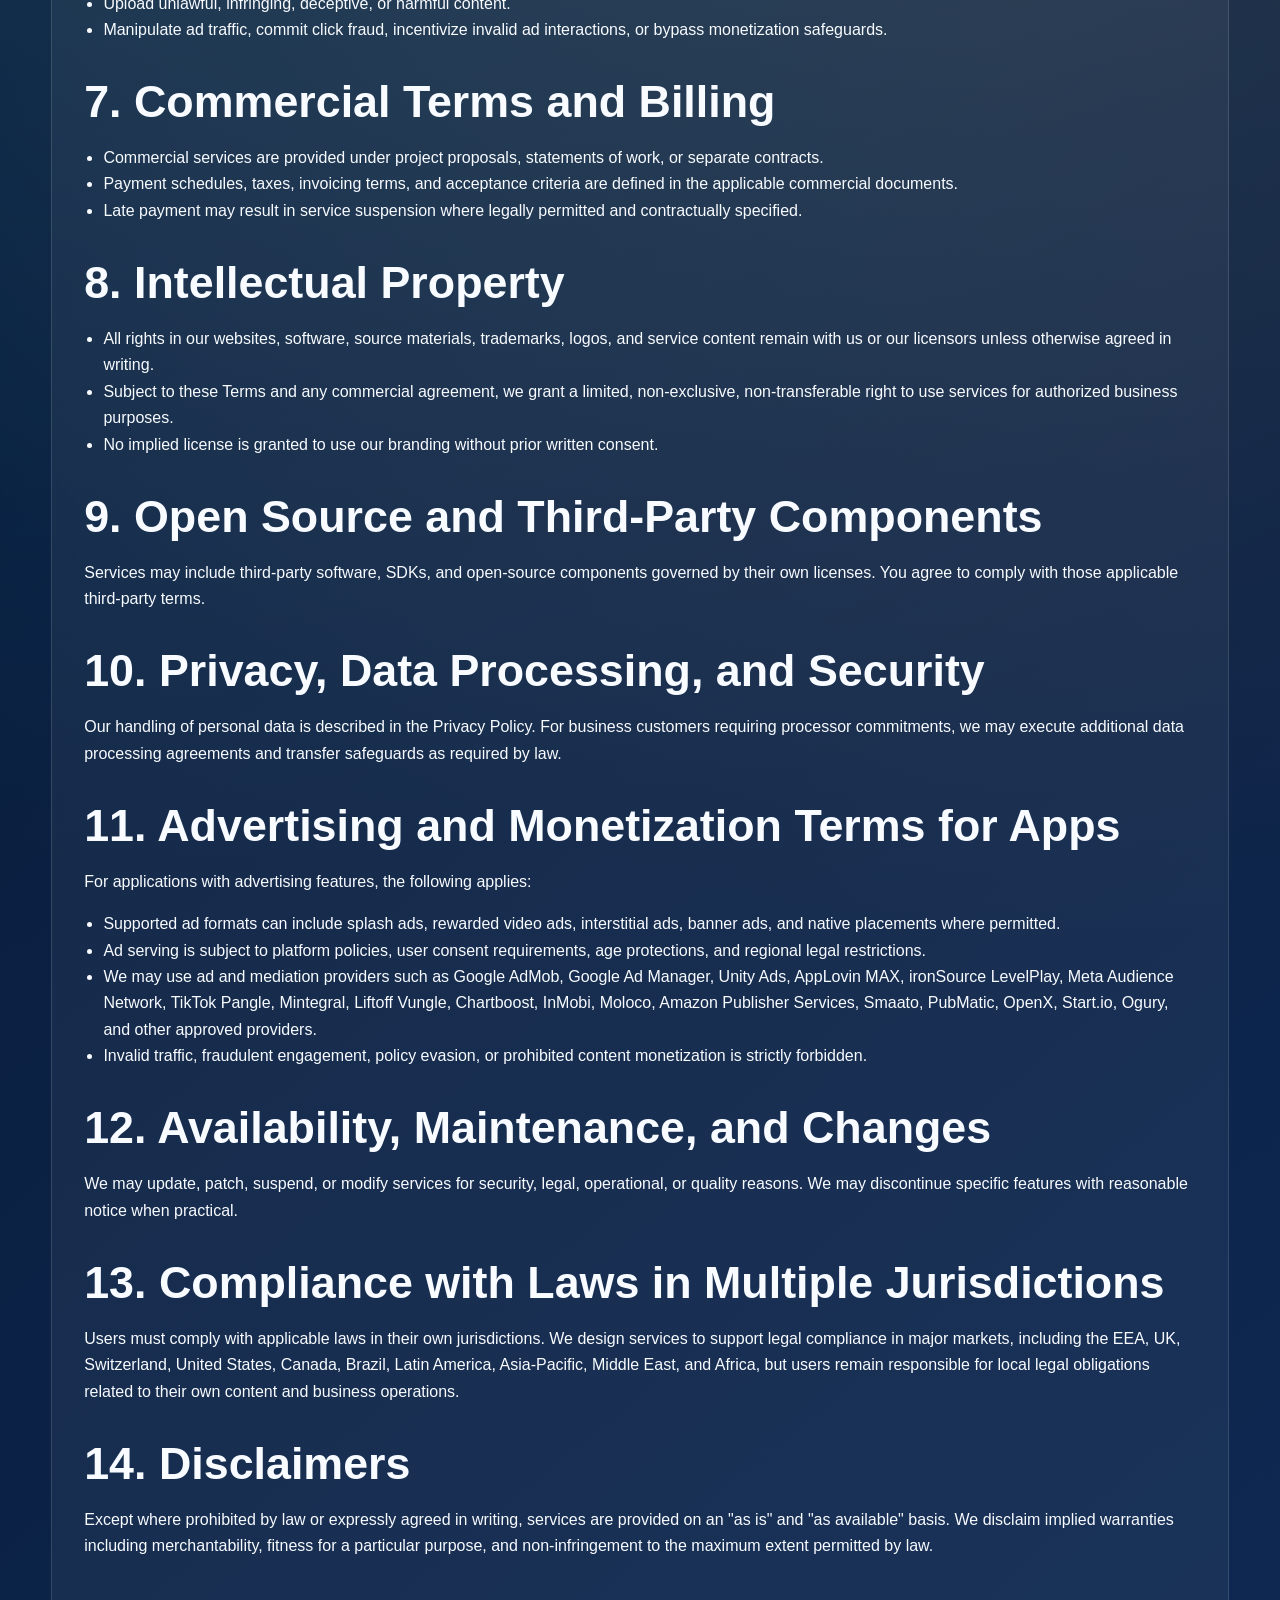
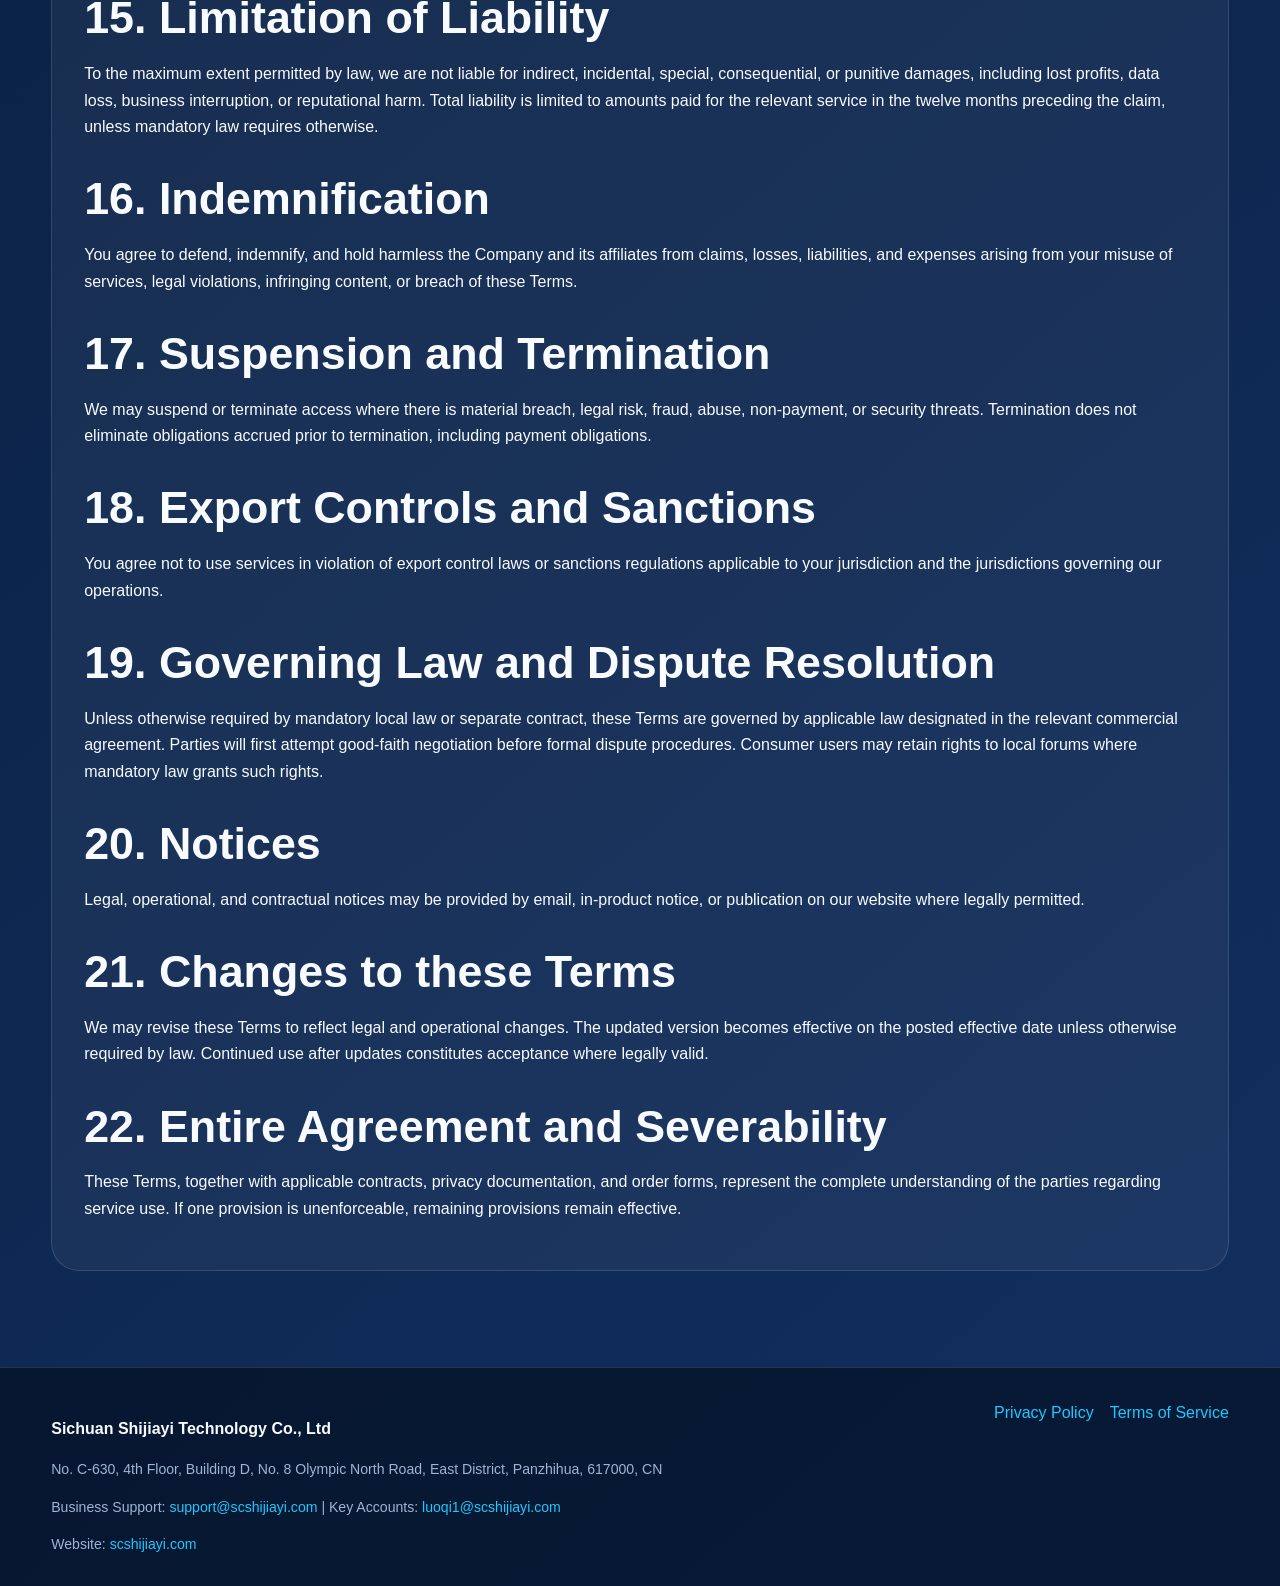
<file: terms.html>
<!doctype html>
<html lang="en" class="legal-page">
<head>
  <meta charset="utf-8">
  <meta http-equiv="X-UA-Compatible" content="IE=edge">
  <meta name="viewport" content="width=device-width, initial-scale=1">
  <title>Terms of Service | Sichuan Shijiayi Technology Co., Ltd</title>
  <meta name="description" content="Comprehensive terms of service for websites, software, and mobile applications operated by Sichuan Shijiayi Technology Co., Ltd.">
  <meta name="robots" content="index,follow,max-image-preview:large,max-snippet:-1,max-video-preview:-1">
  <link rel="canonical" href="https://scshijiayi.com/terms.html">
  <link rel="alternate" hreflang="en" href="https://scshijiayi.com/terms.html">
  <link rel="icon" type="image/svg+xml" href="images/logo-mark.svg">
  <link rel="stylesheet" href="css/style.css">
</head>
<body class="legal-page">
  <a class="skip-link" href="#main-content">Skip to content</a>
  <header class="site-header">
    <div class="container topbar">
      <a class="brand" href="index.html" aria-label="Sichuan Shijiayi Technology home">
        <img src="images/logo-mark.svg" alt="Sichuan Shijiayi Technology logo">
        <span>Sichuan Shijiayi Technology Co., Ltd</span>
      </a>
      <button class="nav-toggle" type="button" aria-label="Toggle navigation" aria-expanded="false" data-nav-toggle>Menu</button>
      <nav class="site-nav" aria-label="Main navigation" data-nav>
        <ul>
          <li><a href="index.html">Home</a></li>
          <li><a href="services.html">Business Services</a></li>
          <li><a href="culture.html">Corporate Culture</a></li>
          <li><a href="news.html">Company News</a></li>
          <li><a href="contact.html">Contact Us</a></li>
        </ul>
      </nav>
    </div>
  </header>

  <main id="main-content">
    <div class="container">
      <article>
        <h1>Terms of Service</h1>
        <p><strong>Effective Date:</strong> May 18, 2026</p>
        <p>These Terms of Service ("Terms") govern access to and use of websites, applications, software, consulting outputs, technical services, and related products provided by Sichuan Shijiayi Technology Co., Ltd ("Company", "we", "us", "our").</p>

        <h2>1. Company Information</h2>
        <p><strong>Legal Entity:</strong> Sichuan Shijiayi Technology Co., Ltd</p>
        <p><strong>Office Address:</strong> No. C-630, 4th Floor, Building D, No. 8 Olympic North Road, East District, Panzhihua, 617000, CN</p>
        <p><strong>Website:</strong> <a href="https://scshijiayi.com">scshijiayi.com</a></p>
        <p><strong>Business Support:</strong> <a href="mailto:support@scshijiayi.com">support@scshijiayi.com</a></p>
        <p><strong>Key Accounts:</strong> <a href="mailto:luoqi1@scshijiayi.com">luoqi1@scshijiayi.com</a></p>

        <h2>2. Service Coverage</h2>
        <p>Services may include technical service, technical development, technical consultation, technical exchange, technology transfer, technology promotion, information technology consulting services, software development, information system integration services, data processing services, enterprise management consulting, marketing planning, business information consulting, and related commerce support including online sales (excluding licensed goods).</p>

        <h2>3. Mobile Apps and App Store Distribution</h2>
        <p>Our mobile management applications may be distributed through Google Play, Apple App Store, and approved channels. Users must comply with app store terms, platform policies, and device usage requirements. In case of conflict between these Terms and mandatory app store conditions, mandatory platform provisions apply to the extent required.</p>

        <h2>4. Eligibility and Age Requirements</h2>
        <ul>
          <li>You must have legal capacity to accept these Terms.</li>
          <li>Unless local law allows otherwise, users should be at least 16 years old, or have legally valid parental/guardian authorization.</li>
          <li>For child- or teen-accessible services, additional protections, content restrictions, and ad limits may apply.</li>
        </ul>

        <h2>5. Account Responsibilities</h2>
        <ul>
          <li>Provide accurate information and keep account credentials secure.</li>
          <li>Notify us promptly of unauthorized access or suspected misuse.</li>
          <li>You remain responsible for activities conducted through your account where permitted by law.</li>
        </ul>

        <h2>6. Acceptable Use</h2>
        <p>You agree not to:</p>
        <ul>
          <li>Use services in violation of applicable laws, regulations, sanctions, or export controls.</li>
          <li>Attempt unauthorized access, disruption, scraping abuse, malware distribution, or reverse engineering beyond legal allowances.</li>
          <li>Upload unlawful, infringing, deceptive, or harmful content.</li>
          <li>Manipulate ad traffic, commit click fraud, incentivize invalid ad interactions, or bypass monetization safeguards.</li>
        </ul>

        <h2>7. Commercial Terms and Billing</h2>
        <ul>
          <li>Commercial services are provided under project proposals, statements of work, or separate contracts.</li>
          <li>Payment schedules, taxes, invoicing terms, and acceptance criteria are defined in the applicable commercial documents.</li>
          <li>Late payment may result in service suspension where legally permitted and contractually specified.</li>
        </ul>

        <h2>8. Intellectual Property</h2>
        <ul>
          <li>All rights in our websites, software, source materials, trademarks, logos, and service content remain with us or our licensors unless otherwise agreed in writing.</li>
          <li>Subject to these Terms and any commercial agreement, we grant a limited, non-exclusive, non-transferable right to use services for authorized business purposes.</li>
          <li>No implied license is granted to use our branding without prior written consent.</li>
        </ul>

        <h2>9. Open Source and Third-Party Components</h2>
        <p>Services may include third-party software, SDKs, and open-source components governed by their own licenses. You agree to comply with those applicable third-party terms.</p>

        <h2>10. Privacy, Data Processing, and Security</h2>
        <p>Our handling of personal data is described in the Privacy Policy. For business customers requiring processor commitments, we may execute additional data processing agreements and transfer safeguards as required by law.</p>

        <h2>11. Advertising and Monetization Terms for Apps</h2>
        <p>For applications with advertising features, the following applies:</p>
        <ul>
          <li>Supported ad formats can include splash ads, rewarded video ads, interstitial ads, banner ads, and native placements where permitted.</li>
          <li>Ad serving is subject to platform policies, user consent requirements, age protections, and regional legal restrictions.</li>
          <li>We may use ad and mediation providers such as Google AdMob, Google Ad Manager, Unity Ads, AppLovin MAX, ironSource LevelPlay, Meta Audience Network, TikTok Pangle, Mintegral, Liftoff Vungle, Chartboost, InMobi, Moloco, Amazon Publisher Services, Smaato, PubMatic, OpenX, Start.io, Ogury, and other approved providers.</li>
          <li>Invalid traffic, fraudulent engagement, policy evasion, or prohibited content monetization is strictly forbidden.</li>
        </ul>

        <h2>12. Availability, Maintenance, and Changes</h2>
        <p>We may update, patch, suspend, or modify services for security, legal, operational, or quality reasons. We may discontinue specific features with reasonable notice when practical.</p>

        <h2>13. Compliance with Laws in Multiple Jurisdictions</h2>
        <p>Users must comply with applicable laws in their own jurisdictions. We design services to support legal compliance in major markets, including the EEA, UK, Switzerland, United States, Canada, Brazil, Latin America, Asia-Pacific, Middle East, and Africa, but users remain responsible for local legal obligations related to their own content and business operations.</p>

        <h2>14. Disclaimers</h2>
        <p>Except where prohibited by law or expressly agreed in writing, services are provided on an "as is" and "as available" basis. We disclaim implied warranties including merchantability, fitness for a particular purpose, and non-infringement to the maximum extent permitted by law.</p>

        <h2>15. Limitation of Liability</h2>
        <p>To the maximum extent permitted by law, we are not liable for indirect, incidental, special, consequential, or punitive damages, including lost profits, data loss, business interruption, or reputational harm. Total liability is limited to amounts paid for the relevant service in the twelve months preceding the claim, unless mandatory law requires otherwise.</p>

        <h2>16. Indemnification</h2>
        <p>You agree to defend, indemnify, and hold harmless the Company and its affiliates from claims, losses, liabilities, and expenses arising from your misuse of services, legal violations, infringing content, or breach of these Terms.</p>

        <h2>17. Suspension and Termination</h2>
        <p>We may suspend or terminate access where there is material breach, legal risk, fraud, abuse, non-payment, or security threats. Termination does not eliminate obligations accrued prior to termination, including payment obligations.</p>

        <h2>18. Export Controls and Sanctions</h2>
        <p>You agree not to use services in violation of export control laws or sanctions regulations applicable to your jurisdiction and the jurisdictions governing our operations.</p>

        <h2>19. Governing Law and Dispute Resolution</h2>
        <p>Unless otherwise required by mandatory local law or separate contract, these Terms are governed by applicable law designated in the relevant commercial agreement. Parties will first attempt good-faith negotiation before formal dispute procedures. Consumer users may retain rights to local forums where mandatory law grants such rights.</p>

        <h2>20. Notices</h2>
        <p>Legal, operational, and contractual notices may be provided by email, in-product notice, or publication on our website where legally permitted.</p>

        <h2>21. Changes to these Terms</h2>
        <p>We may revise these Terms to reflect legal and operational changes. The updated version becomes effective on the posted effective date unless otherwise required by law. Continued use after updates constitutes acceptance where legally valid.</p>

        <h2>22. Entire Agreement and Severability</h2>
        <p>These Terms, together with applicable contracts, privacy documentation, and order forms, represent the complete understanding of the parties regarding service use. If one provision is unenforceable, remaining provisions remain effective.</p>
      </article>
    </div>
  </main>

  <footer class="site-footer">
    <div class="container footer-main">
      <div>
        <p><strong>Sichuan Shijiayi Technology Co., Ltd</strong></p>
        <p class="small">No. C-630, 4th Floor, Building D, No. 8 Olympic North Road, East District, Panzhihua, 617000, CN</p>
        <p class="small">Business Support: <a href="mailto:support@scshijiayi.com">support@scshijiayi.com</a> | Key Accounts: <a href="mailto:luoqi1@scshijiayi.com">luoqi1@scshijiayi.com</a></p>
        <p class="small">Website: <a href="https://scshijiayi.com">scshijiayi.com</a></p>
      </div>
      <div class="footer-links" aria-label="Legal links">
        <a href="privacy.html">Privacy Policy</a>
        <a href="terms.html">Terms of Service</a>
      </div>
    </div>
  </footer>

  <script src="js/main.js" defer></script>
</body>
</html>
</file>
<file: css/style.css>
:root {
  --bg-0: #06142b;
  --bg-1: #0a1f40;
  --bg-2: #112f5f;
  --ink-0: #f8fbff;
  --ink-1: #d0def4;
  --ink-2: #9fb4d1;
  --brand-0: #1ec8ff;
  --brand-1: #4f7dff;
  --accent-0: #f39a3d;
  --accent-1: #ffd079;
  --ok: #25d395;
  --danger: #ff6f73;
  --line: rgba(255, 255, 255, 0.13);
  --glass: rgba(255, 255, 255, 0.08);
  --shadow-lg: 0 24px 80px rgba(1, 11, 28, 0.45);
  --radius-xl: 28px;
  --radius-lg: 18px;
  --radius-md: 12px;
  --space-1: 0.5rem;
  --space-2: 0.75rem;
  --space-3: 1rem;
  --space-4: 1.5rem;
  --space-5: 2rem;
  --space-6: 3rem;
  --space-7: 4rem;
  --max-width: 1200px;
}

* {
  box-sizing: border-box;
}

html {
  scroll-behavior: smooth;
}

body {
  margin: 0;
  color: var(--ink-0);
  background:
    radial-gradient(circle at 15% 10%, rgba(30, 200, 255, 0.18), transparent 45%),
    radial-gradient(circle at 85% 20%, rgba(243, 154, 61, 0.15), transparent 40%),
    linear-gradient(140deg, var(--bg-0), var(--bg-1) 40%, var(--bg-2));
  font-family: "Segoe UI", "Helvetica Neue", Helvetica, sans-serif;
  line-height: 1.65;
}

body::before {
  content: "";
  position: fixed;
  inset: 0;
  pointer-events: none;
  background-image: linear-gradient(rgba(255, 255, 255, 0.03) 1px, transparent 1px),
    linear-gradient(90deg, rgba(255, 255, 255, 0.03) 1px, transparent 1px);
  background-size: 32px 32px;
  mask-image: radial-gradient(circle at center, black, transparent 85%);
  z-index: -1;
}

a {
  color: var(--brand-0);
  text-decoration: none;
}

a:hover,
a:focus-visible {
  color: var(--accent-1);
}

img {
  max-width: 100%;
  display: block;
}

.container {
  width: min(var(--max-width), 92vw);
  margin: 0 auto;
}

.skip-link {
  position: absolute;
  top: -100px;
  left: 20px;
  background: var(--ink-0);
  color: #000;
  padding: 10px 14px;
  border-radius: 8px;
  z-index: 100;
}

.skip-link:focus {
  top: 12px;
}

.site-header {
  position: sticky;
  top: 0;
  z-index: 30;
  backdrop-filter: blur(12px);
  background: rgba(6, 20, 43, 0.72);
  border-bottom: 1px solid var(--line);
}

.topbar {
  display: flex;
  align-items: center;
  justify-content: space-between;
  gap: var(--space-4);
  padding: 14px 0;
}

.brand {
  display: inline-flex;
  align-items: center;
  gap: 12px;
  color: var(--ink-0);
  font-weight: 700;
  letter-spacing: 0.03em;
}

.brand img {
  width: 44px;
  height: 44px;
}

.nav-toggle {
  display: none;
  border: 1px solid var(--line);
  background: transparent;
  color: var(--ink-0);
  padding: 10px 12px;
  border-radius: 10px;
}

.site-nav ul {
  margin: 0;
  padding: 0;
  display: flex;
  list-style: none;
  gap: var(--space-4);
}

.site-nav a {
  color: var(--ink-1);
  font-weight: 600;
  font-size: 0.96rem;
  padding-bottom: 6px;
  border-bottom: 2px solid transparent;
  transition: 220ms ease;
}

.site-nav a.active,
.site-nav a:hover,
.site-nav a:focus-visible {
  color: var(--ink-0);
  border-color: var(--accent-0);
}

.hero {
  position: relative;
  overflow: hidden;
  padding: clamp(4rem, 10vw, 7rem) 0 clamp(3rem, 7vw, 5rem);
}

.hero::after {
  content: "";
  position: absolute;
  right: -120px;
  top: -80px;
  width: 440px;
  height: 440px;
  border-radius: 50%;
  background: radial-gradient(circle, rgba(30, 200, 255, 0.33), transparent 70%);
  animation: pulse 7s infinite ease-in-out;
  pointer-events: none;
}

@keyframes pulse {
  0%,
  100% {
    transform: scale(1);
    opacity: 0.8;
  }
  50% {
    transform: scale(1.2);
    opacity: 0.45;
  }
}

.hero-grid {
  display: grid;
  grid-template-columns: 1.15fr 0.85fr;
  gap: var(--space-6);
  align-items: center;
}

.kicker {
  display: inline-flex;
  align-items: center;
  gap: 8px;
  color: var(--accent-1);
  border: 1px solid rgba(255, 208, 121, 0.42);
  padding: 6px 12px;
  border-radius: 999px;
  font-size: 0.84rem;
  letter-spacing: 0.04em;
  text-transform: uppercase;
}

h1,
h2,
h3 {
  line-height: 1.2;
  margin: 0 0 var(--space-3);
  text-wrap: balance;
}

h1 {
  font-size: clamp(2rem, 6vw, 4.2rem);
}

h2 {
  font-size: clamp(1.6rem, 4vw, 2.8rem);
}

h3 {
  font-size: clamp(1.2rem, 3vw, 1.7rem);
}

.lead {
  font-size: 1.1rem;
  color: var(--ink-1);
  max-width: 58ch;
}

.cta-row {
  display: flex;
  gap: var(--space-3);
  margin-top: var(--space-4);
  flex-wrap: wrap;
}

.btn {
  display: inline-flex;
  align-items: center;
  justify-content: center;
  gap: 8px;
  border-radius: 999px;
  padding: 11px 20px;
  border: 1px solid transparent;
  color: #05101f;
  font-weight: 700;
  transition: transform 160ms ease, box-shadow 220ms ease;
}

.btn-primary {
  background: linear-gradient(120deg, var(--brand-0), var(--accent-1));
  box-shadow: 0 10px 22px rgba(30, 200, 255, 0.3);
}

.btn-secondary {
  background: transparent;
  border-color: var(--line);
  color: var(--ink-0);
}

.btn:hover,
.btn:focus-visible {
  transform: translateY(-2px);
}

.panel {
  border: 1px solid var(--line);
  background: linear-gradient(140deg, rgba(255, 255, 255, 0.09), rgba(255, 255, 255, 0.03));
  box-shadow: var(--shadow-lg);
  border-radius: var(--radius-xl);
}

.hero-card {
  padding: var(--space-4);
  animation: drift 9s ease-in-out infinite;
}

@keyframes drift {
  0%,
  100% {
    transform: translateY(0);
  }
  50% {
    transform: translateY(-8px);
  }
}

.metric-grid {
  display: grid;
  grid-template-columns: repeat(3, minmax(0, 1fr));
  gap: var(--space-3);
  margin-top: var(--space-5);
}

.metric {
  padding: var(--space-3);
  border-radius: var(--radius-md);
  border: 1px solid var(--line);
  background: rgba(3, 16, 35, 0.42);
}

.metric strong {
  display: block;
  font-size: 1.8rem;
  color: var(--accent-1);
}

.section {
  padding: clamp(3.2rem, 8vw, 5.4rem) 0;
}

.section-head {
  display: flex;
  justify-content: space-between;
  align-items: end;
  gap: var(--space-4);
  margin-bottom: var(--space-5);
}

.cards {
  display: grid;
  grid-template-columns: repeat(3, minmax(0, 1fr));
  gap: var(--space-4);
}

.card {
  padding: var(--space-4);
  border-radius: var(--radius-lg);
  border: 1px solid var(--line);
  background: linear-gradient(155deg, rgba(255, 255, 255, 0.07), rgba(255, 255, 255, 0.02));
  transition: transform 220ms ease, border-color 220ms ease;
}

.card:hover {
  transform: translateY(-4px);
  border-color: rgba(243, 154, 61, 0.5);
}

.card-icon {
  width: 44px;
  height: 44px;
  margin-bottom: 12px;
}

.stagger > * {
  opacity: 0;
  transform: translateY(18px);
}

.stagger.in-view > * {
  animation: reveal 480ms ease forwards;
}

.stagger.in-view > *:nth-child(2) {
  animation-delay: 90ms;
}

.stagger.in-view > *:nth-child(3) {
  animation-delay: 180ms;
}

.stagger.in-view > *:nth-child(4) {
  animation-delay: 270ms;
}

@keyframes reveal {
  to {
    opacity: 1;
    transform: translateY(0);
  }
}

.image-wrap {
  overflow: hidden;
  border-radius: var(--radius-xl);
  border: 1px solid var(--line);
  box-shadow: var(--shadow-lg);
}

.image-wrap img {
  width: 100%;
  height: auto;
  transition: transform 500ms ease;
}

.image-wrap:hover img {
  transform: scale(1.03);
}

.two-col {
  display: grid;
  grid-template-columns: 1fr 1fr;
  gap: var(--space-5);
  align-items: center;
}

.timeline {
  border-left: 2px solid rgba(255, 255, 255, 0.2);
  padding-left: var(--space-4);
}

.timeline-item {
  margin-bottom: var(--space-4);
  position: relative;
}

.timeline-item::before {
  content: "";
  width: 10px;
  height: 10px;
  border-radius: 50%;
  background: var(--accent-0);
  position: absolute;
  left: -22px;
  top: 8px;
}

.news-list {
  display: grid;
  gap: var(--space-4);
}

.news-item {
  padding: var(--space-4);
  border-radius: var(--radius-md);
  border: 1px solid var(--line);
  background: rgba(255, 255, 255, 0.04);
}

.news-item time {
  color: var(--accent-1);
  font-size: 0.9rem;
}

.news-layout {
  align-items: start;
  grid-template-columns: minmax(0, 1.5fr) minmax(280px, 0.9fr);
}

.news-sidebar {
  position: sticky;
  top: 92px;
  display: grid;
  gap: var(--space-4);
}

.news-widget {
  padding: var(--space-4);
  border-radius: var(--radius-lg);
  border: 1px solid var(--line);
  background: linear-gradient(155deg, rgba(255, 255, 255, 0.07), rgba(255, 255, 255, 0.03));
}

.news-widget h3 {
  margin-bottom: var(--space-2);
}

.news-mini-list {
  margin: 0;
  padding-left: 1.2rem;
}

.news-mini-list li {
  margin-bottom: 0.55rem;
  color: var(--ink-1);
}

.contact-grid {
  display: grid;
  grid-template-columns: 1fr 1fr;
  gap: var(--space-4);
}

.contact-card {
  padding: var(--space-4);
  border: 1px solid var(--line);
  border-radius: var(--radius-lg);
  background: rgba(255, 255, 255, 0.04);
}

.site-footer {
  margin-top: var(--space-6);
  border-top: 1px solid var(--line);
  background: rgba(2, 12, 27, 0.6);
}

.footer-main {
  padding: var(--space-5) 0 var(--space-3);
  display: grid;
  grid-template-columns: 1fr auto;
  gap: var(--space-3);
}

.footer-links {
  display: flex;
  gap: var(--space-3);
  flex-wrap: wrap;
}

.small {
  color: var(--ink-2);
  font-size: 0.88rem;
}

.legal-page main {
  padding: var(--space-6) 0;
}

.legal-page article {
  border: 1px solid var(--line);
  border-radius: var(--radius-xl);
  padding: clamp(1.2rem, 3.5vw, 2rem);
  background: rgba(255, 255, 255, 0.05);
}

.legal-page h2 {
  margin-top: var(--space-5);
}

.legal-page ul {
  padding-left: 1.2rem;
}

.tag-list {
  display: flex;
  flex-wrap: wrap;
  gap: 8px;
}

.tag {
  border: 1px solid rgba(79, 125, 255, 0.5);
  color: var(--ink-1);
  border-radius: 999px;
  font-size: 0.82rem;
  padding: 6px 11px;
  background: rgba(79, 125, 255, 0.15);
}

.page-banner {
  padding: clamp(2.3rem, 7vw, 4.5rem) 0 2.5rem;
}

.page-banner p {
  max-width: 72ch;
}

.floating-shapes {
  position: fixed;
  inset: 0;
  pointer-events: none;
  z-index: -2;
}

.shape {
  position: absolute;
  border-radius: 50%;
  filter: blur(1px);
  opacity: 0.3;
  animation: float 15s linear infinite;
}

.shape.s1 {
  width: 140px;
  height: 140px;
  background: rgba(30, 200, 255, 0.45);
  left: 8%;
  top: 76%;
}

.shape.s2 {
  width: 90px;
  height: 90px;
  background: rgba(243, 154, 61, 0.45);
  left: 82%;
  top: 64%;
  animation-duration: 11s;
}

.shape.s3 {
  width: 210px;
  height: 210px;
  background: rgba(79, 125, 255, 0.33);
  left: 70%;
  top: 15%;
  animation-duration: 18s;
}

@keyframes float {
  0% {
    transform: translateY(0) translateX(0);
  }
  50% {
    transform: translateY(-24px) translateX(10px);
  }
  100% {
    transform: translateY(0) translateX(0);
  }
}

@media (max-width: 1000px) {
  .hero-grid,
  .cards,
  .two-col,
  .contact-grid {
    grid-template-columns: 1fr;
  }

  .news-sidebar {
    position: static;
  }

  .metric-grid {
    grid-template-columns: repeat(2, minmax(0, 1fr));
  }
}

@media (max-width: 760px) {
  .topbar {
    padding: 12px 0;
  }

  .nav-toggle {
    display: inline-flex;
  }

  .site-nav {
    position: absolute;
    top: 70px;
    right: 4vw;
    left: 4vw;
    padding: var(--space-3);
    border: 1px solid var(--line);
    border-radius: var(--radius-md);
    background: rgba(6, 20, 43, 0.96);
    transform-origin: top;
    transform: scaleY(0);
    opacity: 0;
    pointer-events: none;
    transition: 220ms ease;
  }

  .site-nav.open {
    transform: scaleY(1);
    opacity: 1;
    pointer-events: auto;
  }

  .site-nav ul {
    flex-direction: column;
    gap: var(--space-2);
  }

  .metric-grid {
    grid-template-columns: 1fr;
  }

  .footer-main {
    grid-template-columns: 1fr;
  }
}

@media (prefers-reduced-motion: reduce) {
  *,
  *::before,
  *::after {
    animation: none !important;
    transition: none !important;
    scroll-behavior: auto !important;
  }
}
</file>
